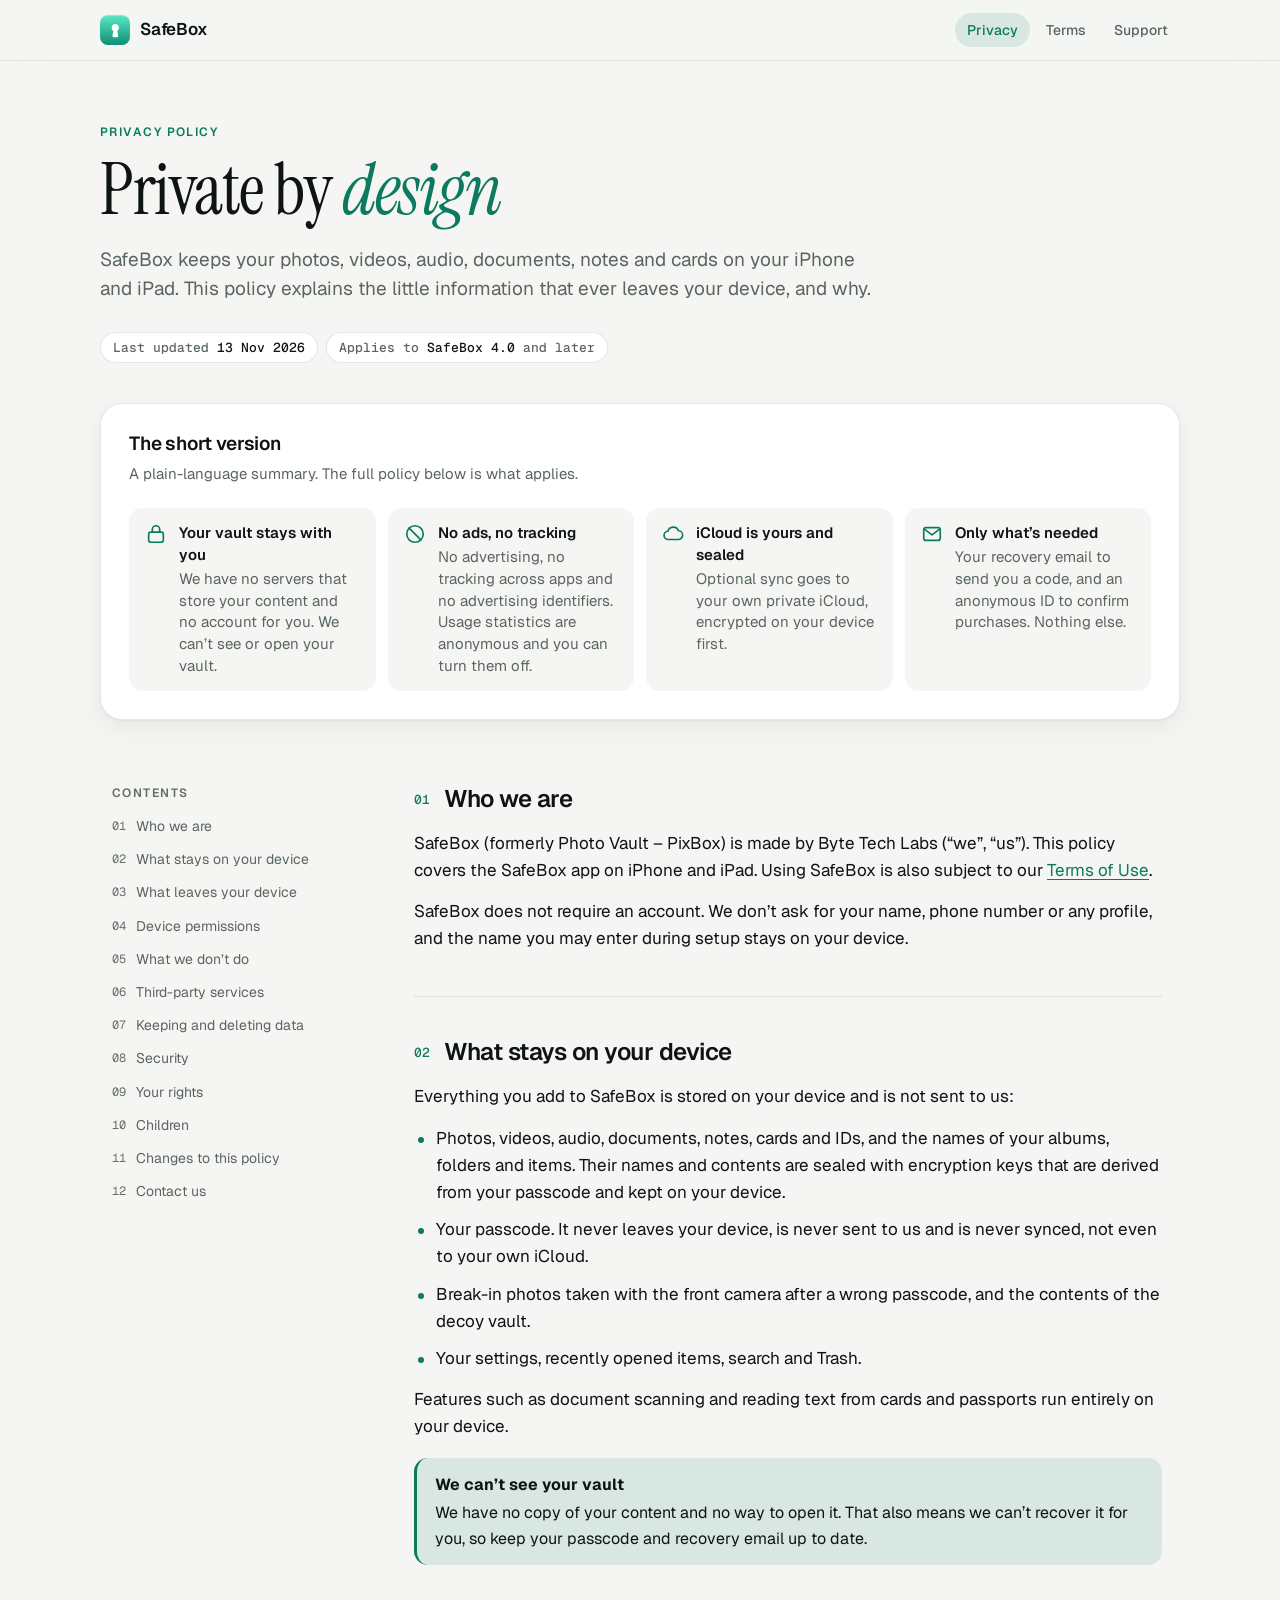
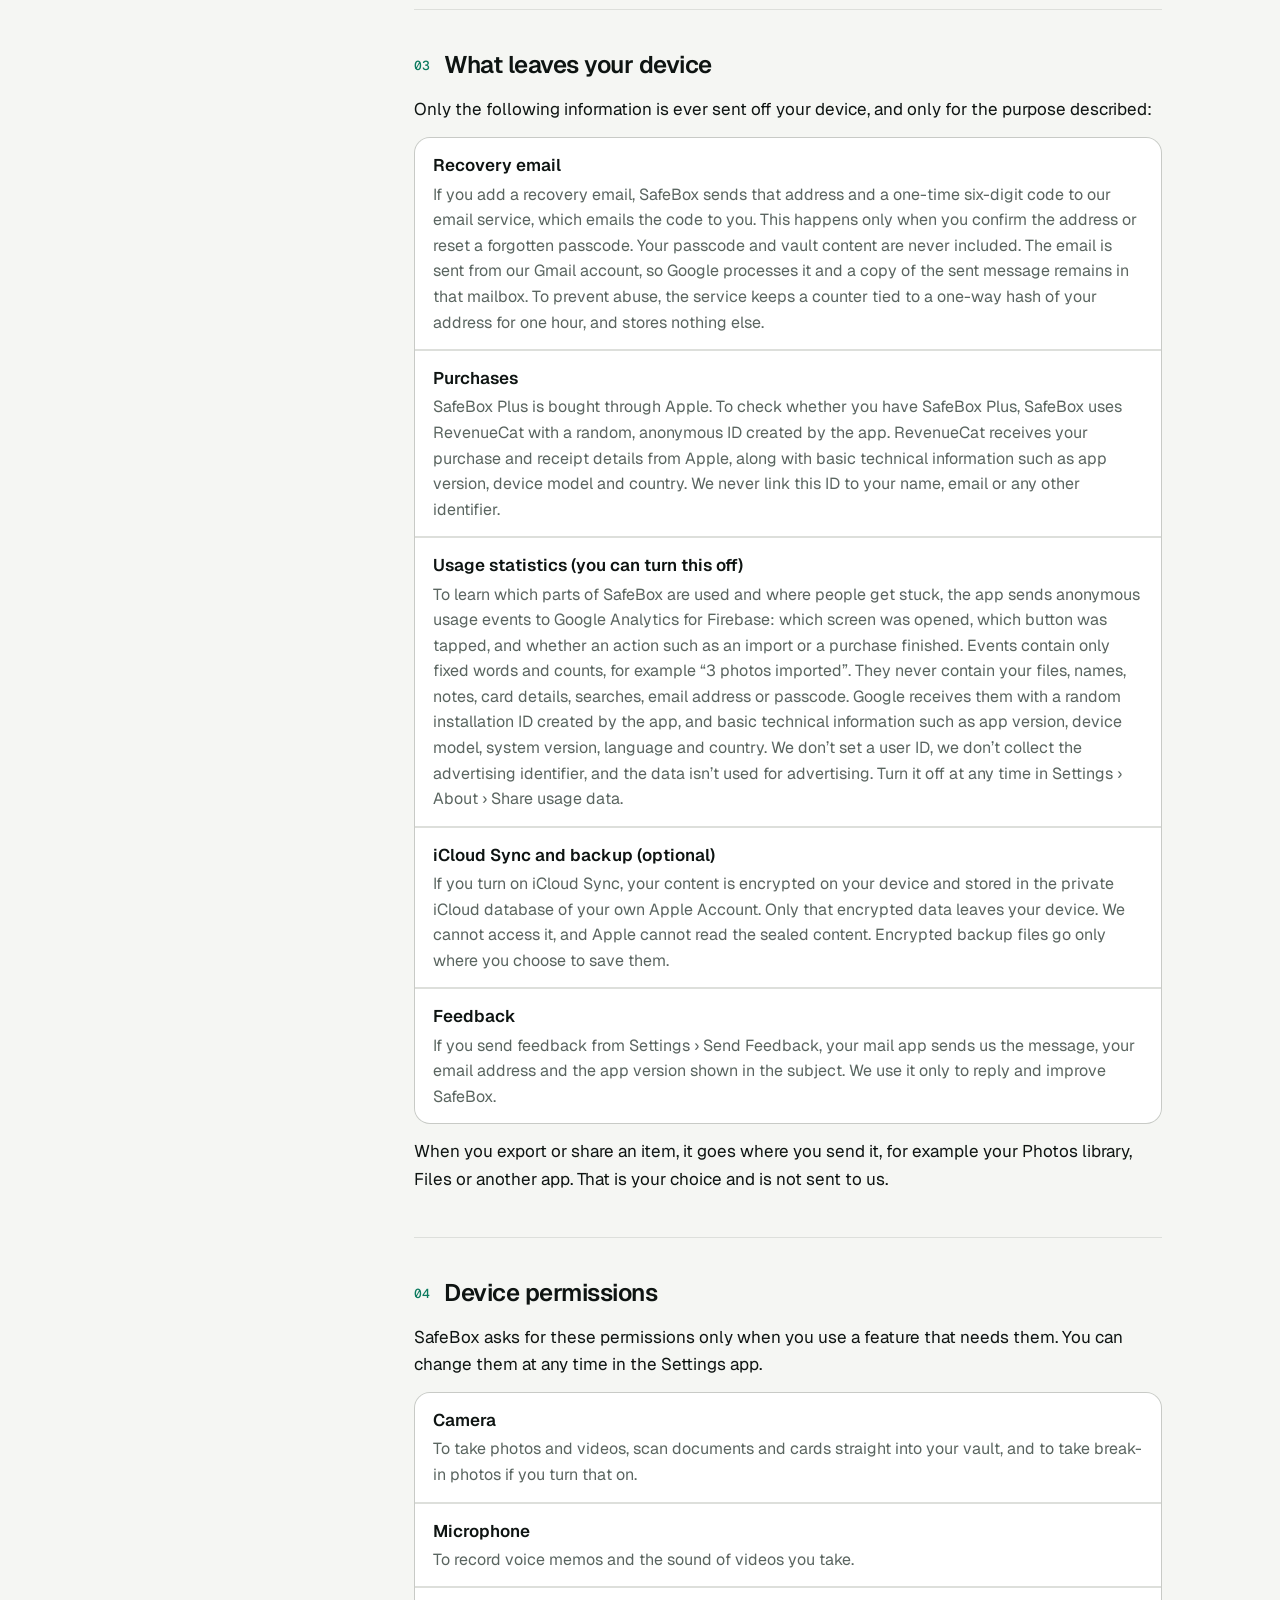
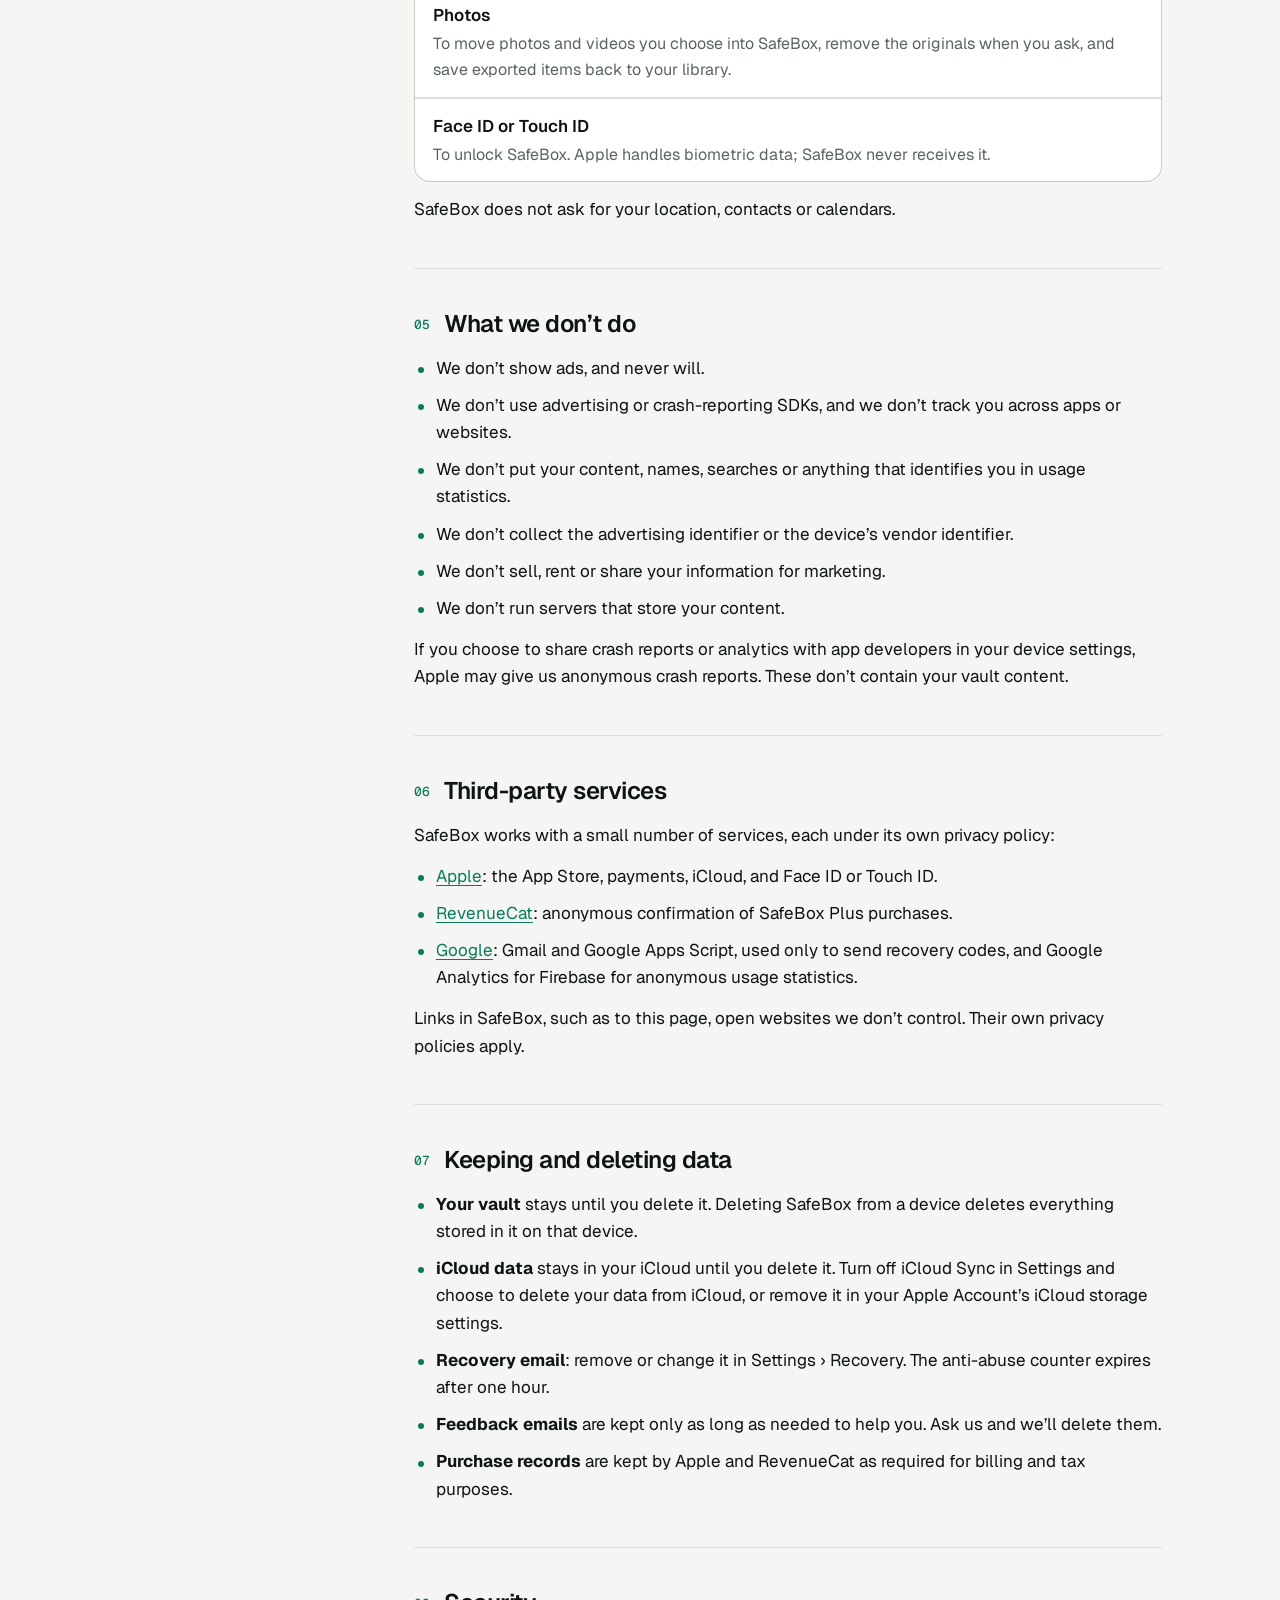
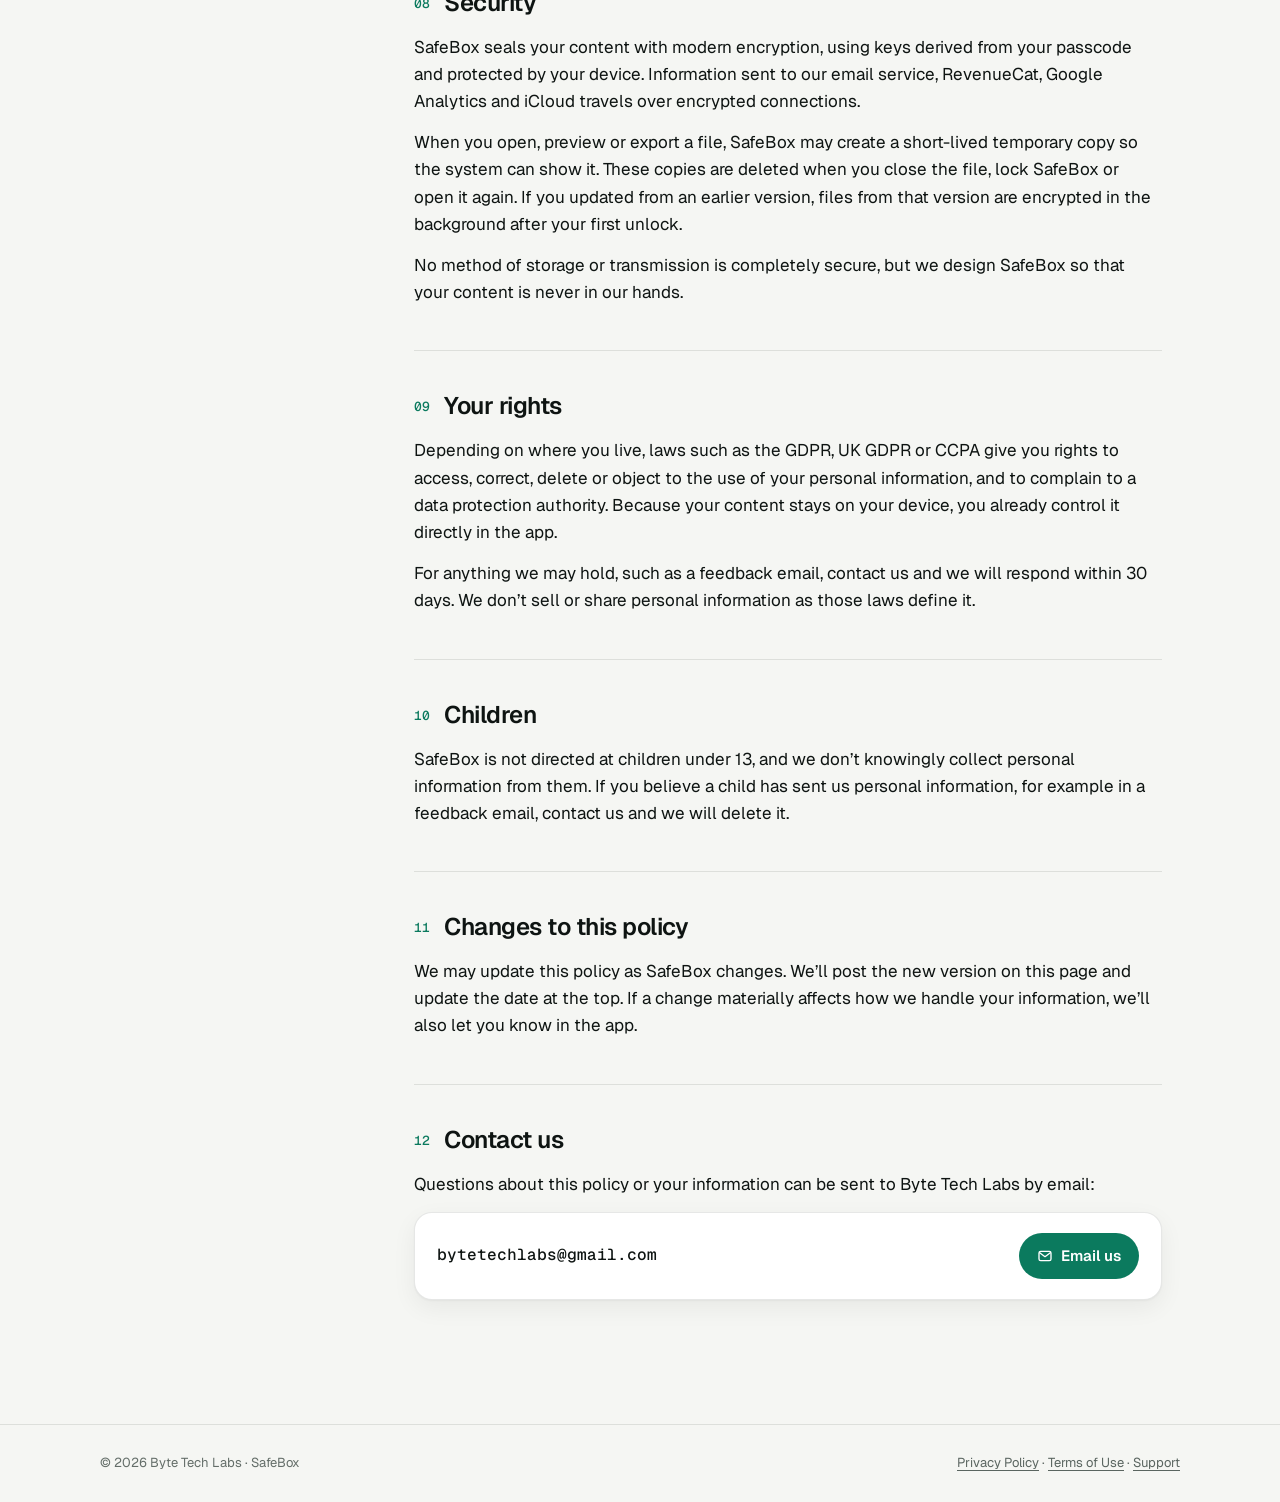
<file: src/legal/privacy/index.html>
<!doctype html>
<html lang="en">
<head>
<meta charset="utf-8">
<meta name="viewport" content="width=device-width, initial-scale=1, viewport-fit=cover">
<title>SafeBox Privacy Policy</title>
<meta name="description" content="How SafeBox, the private vault for photos, videos, documents, notes and cards on iPhone and iPad, handles your information.">
<meta name="color-scheme" content="light dark">
<meta name="theme-color" content="#F5F6F3" media="(prefers-color-scheme: light)">
<meta name="theme-color" content="#0A0E0D" media="(prefers-color-scheme: dark)">
<link rel="preconnect" href="https://fonts.googleapis.com">
<link rel="preconnect" href="https://fonts.gstatic.com" crossorigin>
<link rel="stylesheet" href="https://fonts.googleapis.com/css2?family=Geist:wght@400;500;600&family=Geist+Mono:wght@400;500&family=Instrument+Serif:ital@0;1&display=swap">
<style>
  /* Keylight, SafeBox's design language: quiet green-black neutrals and one luminous accent. */
  :root {
    --canvas: #F5F6F3;
    --surface: #FFFFFF;
    --sunken: #ECEEEA;
    --separator: rgba(14, 20, 18, 0.10);
    --text: #0E1412;
    --text-2: #5A6560;
    --text-3: #646E69;
    --accent: #0B7A5E;
    --accent-soft: rgba(11, 122, 94, 0.12);
    --on-accent: #FFFFFF;
    --warning: #9A5B00;
    --warning-soft: rgba(154, 91, 0, 0.10);
    --tile-top: #5BE8C4;
    --tile-bottom: #0E8F75;
    --keyhole: #FFFFFF;
    --glow: transparent;
    --shadow: 0 1px 2px rgba(14, 20, 18, 0.04), 0 8px 24px rgba(14, 20, 18, 0.06);
    color-scheme: light;
  }
  @media (prefers-color-scheme: dark) {
    :root {
      --canvas: #0A0E0D;
      --surface: #121816;
      --sunken: #070A09;
      --separator: rgba(242, 245, 244, 0.12);
      --text: #F2F5F4;
      --text-2: #9AA5A0;
      --text-3: #7D8782;
      --accent: #3DDBB0;
      --accent-soft: rgba(61, 219, 176, 0.15);
      --on-accent: #0A0E0D;
      --warning: #FFB547;
      --warning-soft: rgba(255, 181, 71, 0.12);
      --tile-top: #0F4A3D;
      --tile-bottom: #06100E;
      --keyhole: #3DDBB0;
      --glow: rgba(61, 219, 176, 0.22);
      --shadow: none;
      color-scheme: dark;
    }
  }

  *, *::before, *::after { box-sizing: border-box; }
  html { scroll-behavior: smooth; scroll-padding-top: 88px; -webkit-text-size-adjust: 100%; }
  body {
    margin: 0;
    background: var(--canvas);
    color: var(--text);
    font: 400 17px/1.6 "Geist", -apple-system, BlinkMacSystemFont, "Segoe UI", system-ui, sans-serif;
    -webkit-font-smoothing: antialiased;
  }
  a { color: var(--accent); text-underline-offset: 3px; text-decoration-thickness: 1px; }
  a:hover { text-decoration-thickness: 2px; }
  :focus-visible { outline: 2px solid var(--accent); outline-offset: 3px; border-radius: 6px; }

  .wrap {
    max-width: 1120px;
    margin: 0 auto;
    padding-left: max(20px, env(safe-area-inset-left, 0px));
    padding-right: max(20px, env(safe-area-inset-right, 0px));
  }

  /* Top bar */
  header.bar {
    position: sticky; top: 0; z-index: 10;
    background: color-mix(in srgb, var(--canvas) 82%, transparent);
    -webkit-backdrop-filter: saturate(160%) blur(18px);
    backdrop-filter: saturate(160%) blur(18px);
    border-bottom: 1px solid var(--separator);
    padding-top: env(safe-area-inset-top, 0px);
  }
  header.bar .wrap { display: flex; align-items: center; justify-content: space-between; gap: 16px; height: 60px; }
  .brand { display: flex; align-items: center; gap: 10px; text-decoration: none; color: var(--text); font-weight: 600; letter-spacing: -0.01em; font-size: 17px; }
  .tile {
    width: 30px; height: 30px; border-radius: 8px; flex: none;
    background: linear-gradient(180deg, var(--tile-top), var(--tile-bottom));
    display: grid; place-items: center;
    box-shadow: 0 0 18px var(--glow), inset 0 1px 0 rgba(255, 255, 255, 0.25);
  }
  .tile svg { width: 62%; height: 62%; }
  .bar nav { display: flex; gap: 4px; }
  .bar nav a {
    font-size: 14px; font-weight: 500; color: var(--text-2); text-decoration: none;
    padding: 6px 12px; border-radius: 999px;
  }
  .bar nav a:hover { background: var(--accent-soft); color: var(--text); }
  .bar nav a[aria-current="page"] { background: var(--accent-soft); color: var(--accent); }

  /* Hero */
  .hero { padding-block: 64px 40px; }
  .overline {
    font: 600 12px/1.2 "Geist", sans-serif; letter-spacing: 0.12em; text-transform: uppercase;
    color: var(--accent); margin: 0 0 14px;
  }
  h1 {
    font: 400 clamp(44px, 8vw, 72px)/1.02 "Instrument Serif", Georgia, serif;
    letter-spacing: -0.02em; margin: 0 0 18px; text-wrap: balance;
  }
  h1 em { font-style: italic; color: var(--accent); }
  .lede { font-size: 19px; line-height: 1.55; color: var(--text-2); max-width: 60ch; margin: 0 0 28px; text-wrap: pretty; }
  .meta { display: flex; flex-wrap: wrap; gap: 8px; }
  .chip {
    font: 500 13px/1 "Geist Mono", ui-monospace, monospace;
    padding: 8px 12px; border-radius: 999px; background: var(--surface); border: 1px solid var(--separator); color: var(--text-2);
  }
  .chip b { color: var(--text); font-weight: 500; }

  /* Plain-language summary */
  .glance {
    background: var(--surface); border: 1px solid var(--separator); border-radius: 22px; box-shadow: var(--shadow);
    padding: 28px; margin-bottom: 56px;
  }
  .glance h2 { font: 600 19px/1.3 "Geist", sans-serif; letter-spacing: -0.01em; margin: 0 0 6px; }
  .glance > p { margin: 0 0 22px; color: var(--text-2); font-size: 15px; }
  .glance ul { list-style: none; padding: 0; margin: 0; display: grid; grid-template-columns: repeat(auto-fit, minmax(240px, 1fr)); gap: 12px; }
  .glance li { display: flex; gap: 12px; align-items: flex-start; background: var(--canvas); border-radius: 14px; padding: 14px 16px; font-size: 15px; line-height: 1.45; }
  .glance li svg { flex: none; width: 22px; height: 22px; margin-top: 1px; color: var(--accent); }
  .glance li strong { display: block; font-weight: 600; margin-bottom: 2px; }
  .glance li span { color: var(--text-2); }

  /* Layout: contents beside the text on wide screens */
  .layout { display: grid; grid-template-columns: 1fr; gap: 40px; padding-bottom: 80px; }
  @media (min-width: 960px) {
    .layout { grid-template-columns: 250px minmax(0, 1fr); gap: 64px; }
    .toc { position: sticky; top: 88px; align-self: start; max-height: calc(100vh - 110px); overflow-y: auto; }
    .toc summary { pointer-events: none; }
    .toc summary::after { display: none; }
  }

  .toc { font-size: 14px; }
  .toc details { background: var(--surface); border: 1px solid var(--separator); border-radius: 16px; padding: 6px; }
  @media (min-width: 960px) { .toc details { background: none; border: 0; padding: 0; } }
  .toc summary {
    list-style: none; cursor: pointer; padding: 10px 12px;
    font: 600 12px/1.2 "Geist", sans-serif; letter-spacing: 0.12em; text-transform: uppercase; color: var(--text-3);
    display: flex; justify-content: space-between; align-items: center;
  }
  .toc summary::-webkit-details-marker { display: none; }
  .toc summary::after { content: "+"; font: 400 18px/1 "Geist Mono", monospace; color: var(--text-2); }
  .toc details[open] summary::after { content: "−"; }
  .toc ol { list-style: none; margin: 0; padding: 0 0 6px; counter-reset: toc; }
  .toc li { counter-increment: toc; }
  .toc a {
    display: flex; gap: 10px; padding: 7px 12px; border-radius: 10px; text-decoration: none; color: var(--text-2); line-height: 1.35;
  }
  .toc a::before { content: counter(toc, decimal-leading-zero); font: 400 12px/1.6 "Geist Mono", monospace; color: var(--text-3); }
  .toc a:hover { background: var(--accent-soft); color: var(--text); }

  /* Agreement text */
  article { max-width: 68ch; counter-reset: sec; }
  section { counter-increment: sec; padding-top: 8px; margin-bottom: 44px; }
  section + section { border-top: 1px solid var(--separator); padding-top: 40px; }
  h2.sec {
    font: 600 24px/1.25 "Geist", sans-serif; letter-spacing: -0.02em; margin: 0 0 16px; text-wrap: balance;
    display: flex; align-items: baseline; gap: 14px;
  }
  h2.sec::before { content: counter(sec, decimal-leading-zero); font: 500 13px/1 "Geist Mono", monospace; color: var(--accent); letter-spacing: 0; transform: translateY(-3px); }
  h3 { font: 600 17px/1.35 "Geist", sans-serif; margin: 26px 0 8px; }
  p { margin: 0 0 14px; text-wrap: pretty; }
  article ul { margin: 0 0 14px; padding-left: 0; list-style: none; }
  article ul li { position: relative; padding-left: 22px; margin-bottom: 10px; }
  article ul li::before { content: ""; position: absolute; left: 4px; top: 0.72em; width: 6px; height: 6px; border-radius: 50%; background: var(--accent); }
  dl { margin: 0 0 14px; display: grid; gap: 2px; background: var(--separator); border: 1px solid var(--separator); border-radius: 16px; overflow: hidden; }
  dl div { background: var(--surface); padding: 14px 18px; }
  dt { font-weight: 600; margin-bottom: 2px; }
  dd { margin: 0; color: var(--text-2); font-size: 16px; }
  .caps { font-size: 15px; line-height: 1.6; color: var(--text-2); }
  .note {
    border-radius: 14px; padding: 14px 18px; margin: 18px 0; font-size: 16px;
    background: var(--accent-soft); border-left: 3px solid var(--accent);
  }
  .note.warn { background: var(--warning-soft); border-left-color: var(--warning); }
  .note strong { display: block; margin-bottom: 2px; }
  .plans { display: grid; grid-template-columns: repeat(auto-fit, minmax(170px, 1fr)); gap: 10px; margin: 6px 0 18px; }
  .plan { background: var(--surface); border: 1px solid var(--separator); border-radius: 14px; padding: 14px 16px; }
  .plan b { display: block; font-weight: 600; }
  .plan span { font-size: 14px; color: var(--text-2); }

  .contact {
    display: flex; flex-wrap: wrap; align-items: center; justify-content: space-between; gap: 16px;
    background: var(--surface); border: 1px solid var(--separator); border-radius: 18px; padding: 20px 22px; box-shadow: var(--shadow);
  }
  .contact .addr { font: 500 16px/1.3 "Geist Mono", monospace; user-select: all; overflow-wrap: anywhere; }
  .button {
    display: inline-flex; align-items: center; gap: 8px; text-decoration: none;
    background: var(--accent); color: var(--on-accent); font-weight: 600; font-size: 15px;
    padding: 11px 18px; border-radius: 999px;
  }
  .button:hover { text-decoration: none; filter: brightness(1.06); }

  footer { border-top: 1px solid var(--separator); padding-block: 28px calc(28px + env(safe-area-inset-bottom, 0px)); color: var(--text-3); font-size: 13px; }
  footer .wrap { display: flex; flex-wrap: wrap; gap: 8px 24px; justify-content: space-between; }
  footer a { color: var(--text-2); }

  @media (max-width: 560px) {
    body { font-size: 16px; }
    .hero { padding-block: 40px 28px; }
    .lede { font-size: 17px; }
    .glance { padding: 20px; border-radius: 18px; margin-bottom: 36px; }
    h2.sec { font-size: 21px; }
    .bar nav a { padding: 6px 10px; }
  }
  @media (max-width: 400px) {
    header.bar .wrap { gap: 8px; }
    .brand { font-size: 0; gap: 0; }
    .bar nav { gap: 2px; }
    .bar nav a { padding: 6px 8px; font-size: 14px; }
  }
  @media (prefers-reduced-motion: reduce) { html { scroll-behavior: auto; } }
  @media print {
    header.bar, .toc { display: none; }
    .layout { display: block; }
    body { background: #fff; color: #000; }
  }
</style>
<link rel="icon" href="/favicon.png">
</head>
<body>

<header class="bar">
  <div class="wrap">
    <a class="brand" href="https://trysafebox.app/" aria-label="SafeBox home">
      <span class="tile" aria-hidden="true">
        <svg viewBox="0 0 24 24"><circle cx="12" cy="8.6" r="4.6" fill="var(--keyhole)"/><path d="M9.6 11.5 8.3 19.4a1.4 1.4 0 0 0 1.4 1.6h4.6a1.4 1.4 0 0 0 1.4-1.6l-1.3-7.9Z" fill="var(--keyhole)"/></svg>
      </span>
      SafeBox
    </a>
    <nav aria-label="Legal">
      <a href="#top" aria-current="page">Privacy</a>
      <a href="https://trysafebox.app/terms/">Terms</a>
      <a href="https://trysafebox.app/support/">Support</a>
    </nav>
  </div>
</header>

<main id="top">
  <div class="wrap">
    <div class="hero">
      <p class="overline">Privacy Policy</p>
      <h1>Private by <em>design</em></h1>
      <p class="lede">SafeBox keeps your photos, videos, audio, documents, notes and cards on your iPhone and iPad. This policy explains the little information that ever leaves your device, and why.</p>
      <div class="meta">
        <span class="chip">Last updated <b>13 Nov 2026</b></span>
        <span class="chip">Applies to <b>SafeBox 4.0</b> and later</span>
      </div>
    </div>

    <aside class="glance" aria-labelledby="glance-title">
      <h2 id="glance-title">The short version</h2>
      <p>A plain-language summary. The full policy below is what applies.</p>
      <ul>
        <li>
          <svg viewBox="0 0 24 24" fill="none" stroke="currentColor" stroke-width="1.8" stroke-linecap="round" stroke-linejoin="round" aria-hidden="true"><rect x="4" y="10" width="16" height="11" rx="2.5"/><path d="M8 10V7a4 4 0 0 1 8 0v3"/></svg>
          <div><strong>Your vault stays with you</strong><span>We have no servers that store your content and no account for you. We can’t see or open your vault.</span></div>
        </li>
        <li>
          <svg viewBox="0 0 24 24" fill="none" stroke="currentColor" stroke-width="1.8" stroke-linecap="round" stroke-linejoin="round" aria-hidden="true"><circle cx="12" cy="12" r="9"/><path d="m5.6 5.6 12.8 12.8"/></svg>
          <div><strong>No ads, no tracking</strong><span>No advertising, no tracking across apps and no advertising identifiers. Usage statistics are anonymous and you can turn them off.</span></div>
        </li>
        <li>
          <svg viewBox="0 0 24 24" fill="none" stroke="currentColor" stroke-width="1.8" stroke-linecap="round" stroke-linejoin="round" aria-hidden="true"><path d="M7 18a4.5 4.5 0 0 1-.5-9A6 6 0 0 1 18 8.5a4 4 0 0 1-.5 9.5Z"/></svg>
          <div><strong>iCloud is yours and sealed</strong><span>Optional sync goes to your own private iCloud, encrypted on your device first.</span></div>
        </li>
        <li>
          <svg viewBox="0 0 24 24" fill="none" stroke="currentColor" stroke-width="1.8" stroke-linecap="round" stroke-linejoin="round" aria-hidden="true"><rect x="3" y="5" width="18" height="14" rx="2.5"/><path d="m4 7 8 6 8-6"/></svg>
          <div><strong>Only what’s needed</strong><span>Your recovery email to send you a code, and an anonymous ID to confirm purchases. Nothing else.</span></div>
        </li>
      </ul>
    </aside>

    <div class="layout">
      <nav class="toc" aria-label="Contents">
        <details open>
          <summary>Contents</summary>
          <ol>
            <li><a href="#who">Who we are</a></li>
            <li><a href="#on-device">What stays on your device</a></li>
            <li><a href="#leaves">What leaves your device</a></li>
            <li><a href="#permissions">Device permissions</a></li>
            <li><a href="#not-collected">What we don’t do</a></li>
            <li><a href="#third-party">Third-party services</a></li>
            <li><a href="#retention">Keeping and deleting data</a></li>
            <li><a href="#security">Security</a></li>
            <li><a href="#rights">Your rights</a></li>
            <li><a href="#children">Children</a></li>
            <li><a href="#changes">Changes to this policy</a></li>
            <li><a href="#contact">Contact us</a></li>
          </ol>
        </details>
      </nav>

      <article>
        <section id="who">
          <h2 class="sec">Who we are</h2>
          <p>SafeBox (formerly Photo Vault – PixBox) is made by Byte Tech Labs (“we”, “us”). This policy covers the SafeBox app on iPhone and iPad. Using SafeBox is also subject to our <a href="https://trysafebox.app/terms/">Terms of Use</a>.</p>
          <p>SafeBox does not require an account. We don’t ask for your name, phone number or any profile, and the name you may enter during setup stays on your device.</p>
        </section>

        <section id="on-device">
          <h2 class="sec">What stays on your device</h2>
          <p>Everything you add to SafeBox is stored on your device and is not sent to us:</p>
          <ul>
            <li>Photos, videos, audio, documents, notes, cards and IDs, and the names of your albums, folders and items. Their names and contents are sealed with encryption keys that are derived from your passcode and kept on your device.</li>
            <li>Your passcode. It never leaves your device, is never sent to us and is never synced, not even to your own iCloud.</li>
            <li>Break-in photos taken with the front camera after a wrong passcode, and the contents of the decoy vault.</li>
            <li>Your settings, recently opened items, search and Trash.</li>
          </ul>
          <p>Features such as document scanning and reading text from cards and passports run entirely on your device.</p>
          <div class="note">
            <strong>We can’t see your vault</strong>
            We have no copy of your content and no way to open it. That also means we can’t recover it for you, so keep your passcode and recovery email up to date.
          </div>
        </section>

        <section id="leaves">
          <h2 class="sec">What leaves your device</h2>
          <p>Only the following information is ever sent off your device, and only for the purpose described:</p>
          <dl>
            <div><dt>Recovery email</dt><dd>If you add a recovery email, SafeBox sends that address and a one-time six-digit code to our email service, which emails the code to you. This happens only when you confirm the address or reset a forgotten passcode. Your passcode and vault content are never included. The email is sent from our Gmail account, so Google processes it and a copy of the sent message remains in that mailbox. To prevent abuse, the service keeps a counter tied to a one-way hash of your address for one hour, and stores nothing else.</dd></div>
            <div><dt>Purchases</dt><dd>SafeBox Plus is bought through Apple. To check whether you have SafeBox Plus, SafeBox uses RevenueCat with a random, anonymous ID created by the app. RevenueCat receives your purchase and receipt details from Apple, along with basic technical information such as app version, device model and country. We never link this ID to your name, email or any other identifier.</dd></div>
            <div><dt>Usage statistics (you can turn this off)</dt><dd>To learn which parts of SafeBox are used and where people get stuck, the app sends anonymous usage events to Google Analytics for Firebase: which screen was opened, which button was tapped, and whether an action such as an import or a purchase finished. Events contain only fixed words and counts, for example “3 photos imported”. They never contain your files, names, notes, card details, searches, email address or passcode. Google receives them with a random installation ID created by the app, and basic technical information such as app version, device model, system version, language and country. We don’t set a user ID, we don’t collect the advertising identifier, and the data isn’t used for advertising. Turn it off at any time in Settings › About › Share usage data.</dd></div>
            <div><dt>iCloud Sync and backup (optional)</dt><dd>If you turn on iCloud Sync, your content is encrypted on your device and stored in the private iCloud database of your own Apple Account. Only that encrypted data leaves your device. We cannot access it, and Apple cannot read the sealed content. Encrypted backup files go only where you choose to save them.</dd></div>
            <div><dt>Feedback</dt><dd>If you send feedback from Settings › Send Feedback, your mail app sends us the message, your email address and the app version shown in the subject. We use it only to reply and improve SafeBox.</dd></div>
          </dl>
          <p>When you export or share an item, it goes where you send it, for example your Photos library, Files or another app. That is your choice and is not sent to us.</p>
        </section>

        <section id="permissions">
          <h2 class="sec">Device permissions</h2>
          <p>SafeBox asks for these permissions only when you use a feature that needs them. You can change them at any time in the Settings app.</p>
          <dl>
            <div><dt>Camera</dt><dd>To take photos and videos, scan documents and cards straight into your vault, and to take break-in photos if you turn that on.</dd></div>
            <div><dt>Microphone</dt><dd>To record voice memos and the sound of videos you take.</dd></div>
            <div><dt>Photos</dt><dd>To move photos and videos you choose into SafeBox, remove the originals when you ask, and save exported items back to your library.</dd></div>
            <div><dt>Face ID or Touch ID</dt><dd>To unlock SafeBox. Apple handles biometric data; SafeBox never receives it.</dd></div>
          </dl>
          <p>SafeBox does not ask for your location, contacts or calendars.</p>
        </section>

        <section id="not-collected">
          <h2 class="sec">What we don’t do</h2>
          <ul>
            <li>We don’t show ads, and never will.</li>
            <li>We don’t use advertising or crash-reporting SDKs, and we don’t track you across apps or websites.</li>
            <li>We don’t put your content, names, searches or anything that identifies you in usage statistics.</li>
            <li>We don’t collect the advertising identifier or the device’s vendor identifier.</li>
            <li>We don’t sell, rent or share your information for marketing.</li>
            <li>We don’t run servers that store your content.</li>
          </ul>
          <p>If you choose to share crash reports or analytics with app developers in your device settings, Apple may give us anonymous crash reports. These don’t contain your vault content.</p>
        </section>

        <section id="third-party">
          <h2 class="sec">Third-party services</h2>
          <p>SafeBox works with a small number of services, each under its own privacy policy:</p>
          <ul>
            <li><a href="https://www.apple.com/legal/privacy/" rel="noopener">Apple</a>: the App Store, payments, iCloud, and Face ID or Touch ID.</li>
            <li><a href="https://www.revenuecat.com/privacy/" rel="noopener">RevenueCat</a>: anonymous confirmation of SafeBox Plus purchases.</li>
            <li><a href="https://policies.google.com/privacy" rel="noopener">Google</a>: Gmail and Google Apps Script, used only to send recovery codes, and Google Analytics for Firebase for anonymous usage statistics.</li>
          </ul>
          <p>Links in SafeBox, such as to this page, open websites we don’t control. Their own privacy policies apply.</p>
        </section>

        <section id="retention">
          <h2 class="sec">Keeping and deleting data</h2>
          <ul>
            <li><strong>Your vault</strong> stays until you delete it. Deleting SafeBox from a device deletes everything stored in it on that device.</li>
            <li><strong>iCloud data</strong> stays in your iCloud until you delete it. Turn off iCloud Sync in Settings and choose to delete your data from iCloud, or remove it in your Apple Account’s iCloud storage settings.</li>
            <li><strong>Recovery email</strong>: remove or change it in Settings › Recovery. The anti-abuse counter expires after one hour.</li>
            <li><strong>Feedback emails</strong> are kept only as long as needed to help you. Ask us and we’ll delete them.</li>
            <li><strong>Purchase records</strong> are kept by Apple and RevenueCat as required for billing and tax purposes.</li>
          </ul>
        </section>

        <section id="security">
          <h2 class="sec">Security</h2>
          <p>SafeBox seals your content with modern encryption, using keys derived from your passcode and protected by your device. Information sent to our email service, RevenueCat, Google Analytics and iCloud travels over encrypted connections.</p>
          <p>When you open, preview or export a file, SafeBox may create a short-lived temporary copy so the system can show it. These copies are deleted when you close the file, lock SafeBox or open it again. If you updated from an earlier version, files from that version are encrypted in the background after your first unlock.</p>
          <p>No method of storage or transmission is completely secure, but we design SafeBox so that your content is never in our hands.</p>
        </section>

        <section id="rights">
          <h2 class="sec">Your rights</h2>
          <p>Depending on where you live, laws such as the GDPR, UK GDPR or CCPA give you rights to access, correct, delete or object to the use of your personal information, and to complain to a data protection authority. Because your content stays on your device, you already control it directly in the app.</p>
          <p>For anything we may hold, such as a feedback email, contact us and we will respond within 30 days. We don’t sell or share personal information as those laws define it.</p>
        </section>

        <section id="children">
          <h2 class="sec">Children</h2>
          <p>SafeBox is not directed at children under 13, and we don’t knowingly collect personal information from them. If you believe a child has sent us personal information, for example in a feedback email, contact us and we will delete it.</p>
        </section>

        <section id="changes">
          <h2 class="sec">Changes to this policy</h2>
          <p>We may update this policy as SafeBox changes. We’ll post the new version on this page and update the date at the top. If a change materially affects how we handle your information, we’ll also let you know in the app.</p>
        </section>

        <section id="contact">
          <h2 class="sec">Contact us</h2>
          <p>Questions about this policy or your information can be sent to Byte Tech Labs by email:</p>
          <div class="contact">
            <span class="addr">bytetechlabs@gmail.com</span>
            <a class="button" href="mailto:bytetechlabs@gmail.com?subject=SafeBox%20Privacy">
              <svg width="16" height="16" viewBox="0 0 24 24" fill="none" stroke="currentColor" stroke-width="2" stroke-linecap="round" stroke-linejoin="round" aria-hidden="true"><rect x="3" y="5" width="18" height="14" rx="2.5"/><path d="m4 7 8 6 8-6"/></svg>
              Email us
            </a>
          </div>
        </section>
      </article>
    </div>
  </div>
</main>

<footer>
  <div class="wrap">
    <span>© 2026 Byte Tech Labs · SafeBox</span>
    <span><a href="#top">Privacy Policy</a> · <a href="https://trysafebox.app/terms/">Terms of Use</a> · <a href="https://trysafebox.app/support/">Support</a></span>
  </div>
</footer>

</body>
</html>
</file>
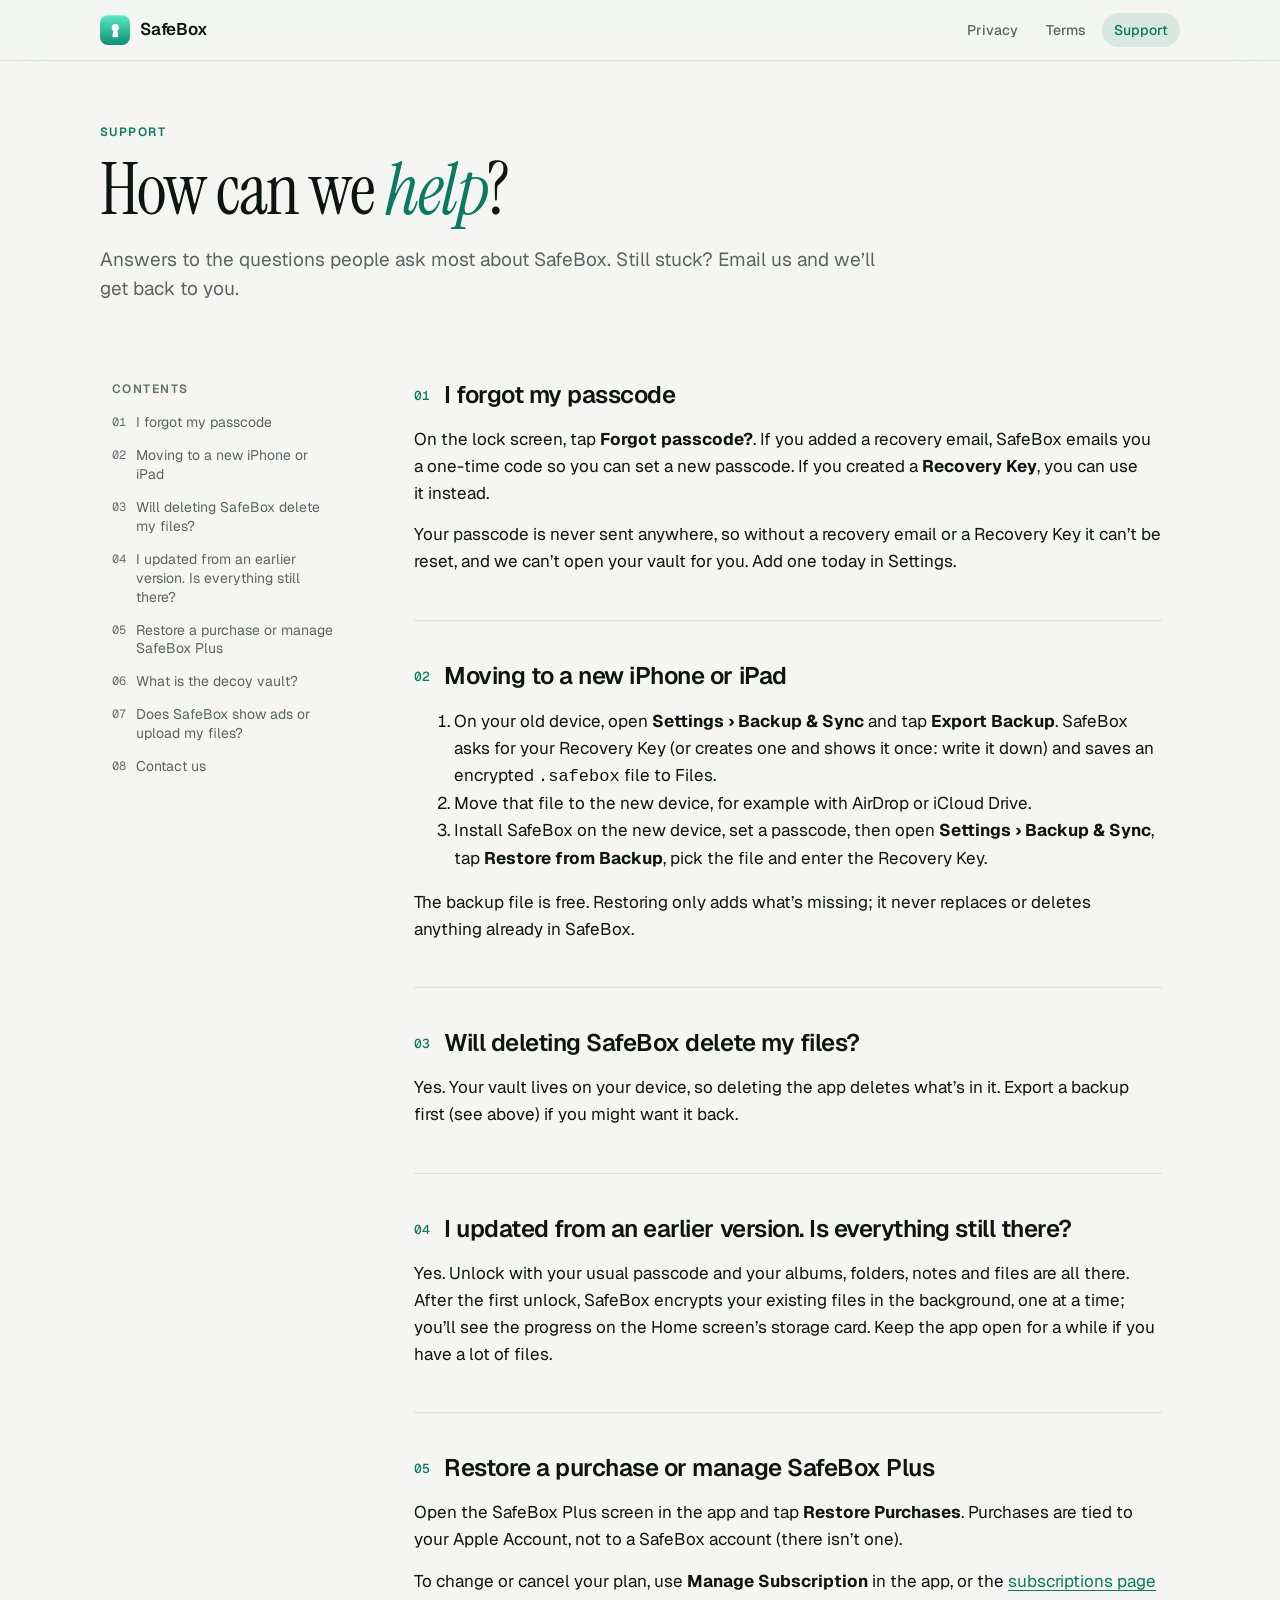
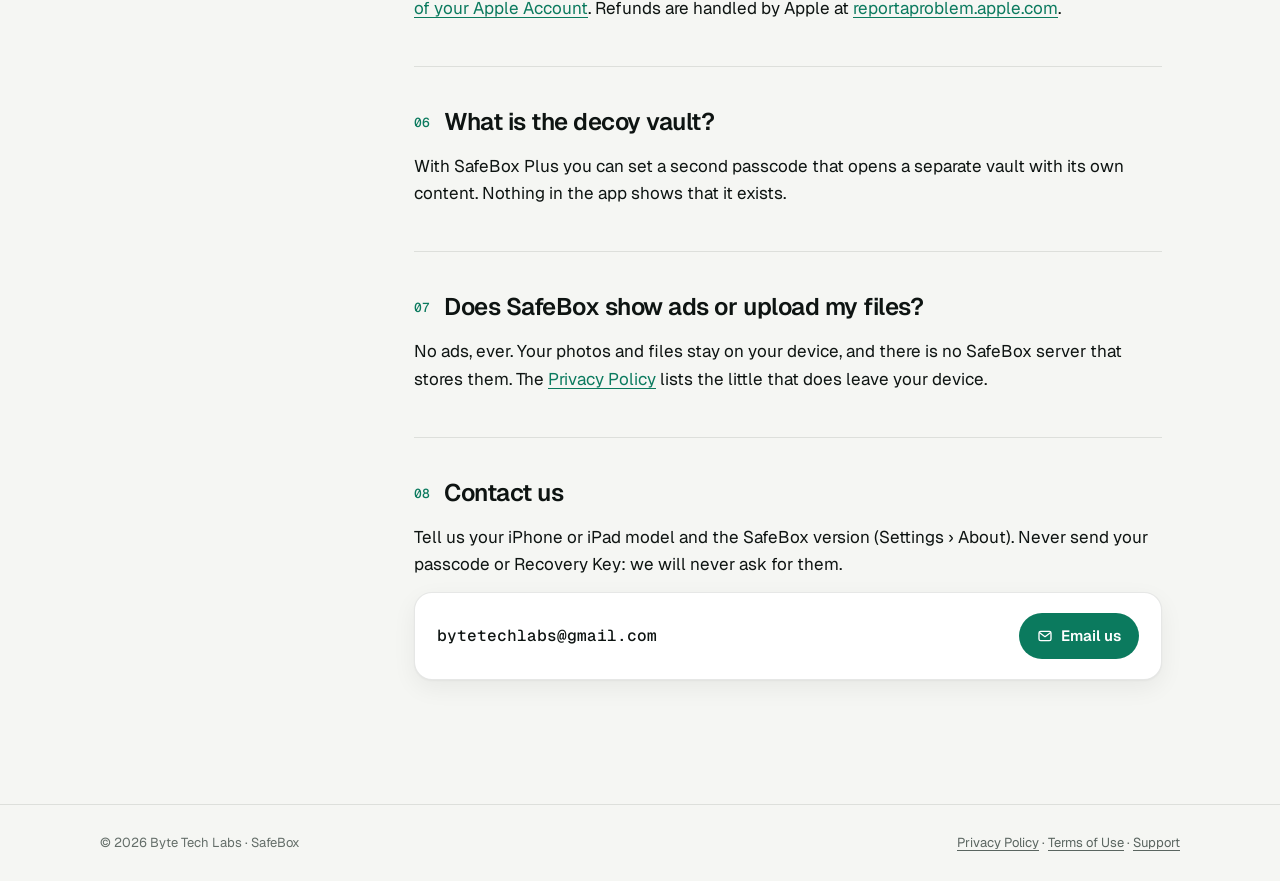
<file: src/legal/support/index.html>
<!doctype html>
<html lang="en">
<head>
<meta charset="utf-8">
<meta name="viewport" content="width=device-width, initial-scale=1, viewport-fit=cover">
<title>SafeBox Support</title>
<meta name="description" content="Help with SafeBox, the private vault for iPhone and iPad: forgotten passcode, moving to a new iPhone, backups, purchases and contact.">
<meta name="color-scheme" content="light dark">
<meta name="theme-color" content="#F5F6F3" media="(prefers-color-scheme: light)">
<meta name="theme-color" content="#0A0E0D" media="(prefers-color-scheme: dark)">
<link rel="preconnect" href="https://fonts.googleapis.com">
<link rel="preconnect" href="https://fonts.gstatic.com" crossorigin>
<link rel="stylesheet" href="https://fonts.googleapis.com/css2?family=Geist:wght@400;500;600&family=Geist+Mono:wght@400;500&family=Instrument+Serif:ital@0;1&display=swap">
<style>
  /* Keylight, SafeBox's design language: quiet green-black neutrals and one luminous accent. */
  :root {
    --canvas: #F5F6F3;
    --surface: #FFFFFF;
    --sunken: #ECEEEA;
    --separator: rgba(14, 20, 18, 0.10);
    --text: #0E1412;
    --text-2: #5A6560;
    --text-3: #646E69;
    --accent: #0B7A5E;
    --accent-soft: rgba(11, 122, 94, 0.12);
    --on-accent: #FFFFFF;
    --warning: #9A5B00;
    --warning-soft: rgba(154, 91, 0, 0.10);
    --tile-top: #5BE8C4;
    --tile-bottom: #0E8F75;
    --keyhole: #FFFFFF;
    --glow: transparent;
    --shadow: 0 1px 2px rgba(14, 20, 18, 0.04), 0 8px 24px rgba(14, 20, 18, 0.06);
    color-scheme: light;
  }
  @media (prefers-color-scheme: dark) {
    :root {
      --canvas: #0A0E0D;
      --surface: #121816;
      --sunken: #070A09;
      --separator: rgba(242, 245, 244, 0.12);
      --text: #F2F5F4;
      --text-2: #9AA5A0;
      --text-3: #7D8782;
      --accent: #3DDBB0;
      --accent-soft: rgba(61, 219, 176, 0.15);
      --on-accent: #0A0E0D;
      --warning: #FFB547;
      --warning-soft: rgba(255, 181, 71, 0.12);
      --tile-top: #0F4A3D;
      --tile-bottom: #06100E;
      --keyhole: #3DDBB0;
      --glow: rgba(61, 219, 176, 0.22);
      --shadow: none;
      color-scheme: dark;
    }
  }

  *, *::before, *::after { box-sizing: border-box; }
  html { scroll-behavior: smooth; scroll-padding-top: 88px; -webkit-text-size-adjust: 100%; }
  body {
    margin: 0;
    background: var(--canvas);
    color: var(--text);
    font: 400 17px/1.6 "Geist", -apple-system, BlinkMacSystemFont, "Segoe UI", system-ui, sans-serif;
    -webkit-font-smoothing: antialiased;
  }
  a { color: var(--accent); text-underline-offset: 3px; text-decoration-thickness: 1px; }
  a:hover { text-decoration-thickness: 2px; }
  :focus-visible { outline: 2px solid var(--accent); outline-offset: 3px; border-radius: 6px; }

  .wrap {
    max-width: 1120px;
    margin: 0 auto;
    padding-left: max(20px, env(safe-area-inset-left, 0px));
    padding-right: max(20px, env(safe-area-inset-right, 0px));
  }

  /* Top bar */
  header.bar {
    position: sticky; top: 0; z-index: 10;
    background: color-mix(in srgb, var(--canvas) 82%, transparent);
    -webkit-backdrop-filter: saturate(160%) blur(18px);
    backdrop-filter: saturate(160%) blur(18px);
    border-bottom: 1px solid var(--separator);
    padding-top: env(safe-area-inset-top, 0px);
  }
  header.bar .wrap { display: flex; align-items: center; justify-content: space-between; gap: 16px; height: 60px; }
  .brand { display: flex; align-items: center; gap: 10px; text-decoration: none; color: var(--text); font-weight: 600; letter-spacing: -0.01em; font-size: 17px; }
  .tile {
    width: 30px; height: 30px; border-radius: 8px; flex: none;
    background: linear-gradient(180deg, var(--tile-top), var(--tile-bottom));
    display: grid; place-items: center;
    box-shadow: 0 0 18px var(--glow), inset 0 1px 0 rgba(255, 255, 255, 0.25);
  }
  .tile svg { width: 62%; height: 62%; }
  .bar nav { display: flex; gap: 4px; }
  .bar nav a {
    font-size: 14px; font-weight: 500; color: var(--text-2); text-decoration: none;
    padding: 6px 12px; border-radius: 999px;
  }
  .bar nav a:hover { background: var(--accent-soft); color: var(--text); }
  .bar nav a[aria-current="page"] { background: var(--accent-soft); color: var(--accent); }

  /* Hero */
  .hero { padding-block: 64px 40px; }
  .overline {
    font: 600 12px/1.2 "Geist", sans-serif; letter-spacing: 0.12em; text-transform: uppercase;
    color: var(--accent); margin: 0 0 14px;
  }
  h1 {
    font: 400 clamp(44px, 8vw, 72px)/1.02 "Instrument Serif", Georgia, serif;
    letter-spacing: -0.02em; margin: 0 0 18px; text-wrap: balance;
  }
  h1 em { font-style: italic; color: var(--accent); }
  .lede { font-size: 19px; line-height: 1.55; color: var(--text-2); max-width: 60ch; margin: 0 0 28px; text-wrap: pretty; }
  .meta { display: flex; flex-wrap: wrap; gap: 8px; }
  .chip {
    font: 500 13px/1 "Geist Mono", ui-monospace, monospace;
    padding: 8px 12px; border-radius: 999px; background: var(--surface); border: 1px solid var(--separator); color: var(--text-2);
  }
  .chip b { color: var(--text); font-weight: 500; }

  /* Plain-language summary */
  .glance {
    background: var(--surface); border: 1px solid var(--separator); border-radius: 22px; box-shadow: var(--shadow);
    padding: 28px; margin-bottom: 56px;
  }
  .glance h2 { font: 600 19px/1.3 "Geist", sans-serif; letter-spacing: -0.01em; margin: 0 0 6px; }
  .glance > p { margin: 0 0 22px; color: var(--text-2); font-size: 15px; }
  .glance ul { list-style: none; padding: 0; margin: 0; display: grid; grid-template-columns: repeat(auto-fit, minmax(240px, 1fr)); gap: 12px; }
  .glance li { display: flex; gap: 12px; align-items: flex-start; background: var(--canvas); border-radius: 14px; padding: 14px 16px; font-size: 15px; line-height: 1.45; }
  .glance li svg { flex: none; width: 22px; height: 22px; margin-top: 1px; color: var(--accent); }
  .glance li strong { display: block; font-weight: 600; margin-bottom: 2px; }
  .glance li span { color: var(--text-2); }

  /* Layout: contents beside the text on wide screens */
  .layout { display: grid; grid-template-columns: 1fr; gap: 40px; padding-bottom: 80px; }
  @media (min-width: 960px) {
    .layout { grid-template-columns: 250px minmax(0, 1fr); gap: 64px; }
    .toc { position: sticky; top: 88px; align-self: start; max-height: calc(100vh - 110px); overflow-y: auto; }
    .toc summary { pointer-events: none; }
    .toc summary::after { display: none; }
  }

  .toc { font-size: 14px; }
  .toc details { background: var(--surface); border: 1px solid var(--separator); border-radius: 16px; padding: 6px; }
  @media (min-width: 960px) { .toc details { background: none; border: 0; padding: 0; } }
  .toc summary {
    list-style: none; cursor: pointer; padding: 10px 12px;
    font: 600 12px/1.2 "Geist", sans-serif; letter-spacing: 0.12em; text-transform: uppercase; color: var(--text-3);
    display: flex; justify-content: space-between; align-items: center;
  }
  .toc summary::-webkit-details-marker { display: none; }
  .toc summary::after { content: "+"; font: 400 18px/1 "Geist Mono", monospace; color: var(--text-2); }
  .toc details[open] summary::after { content: "−"; }
  .toc ol { list-style: none; margin: 0; padding: 0 0 6px; counter-reset: toc; }
  .toc li { counter-increment: toc; }
  .toc a {
    display: flex; gap: 10px; padding: 7px 12px; border-radius: 10px; text-decoration: none; color: var(--text-2); line-height: 1.35;
  }
  .toc a::before { content: counter(toc, decimal-leading-zero); font: 400 12px/1.6 "Geist Mono", monospace; color: var(--text-3); }
  .toc a:hover { background: var(--accent-soft); color: var(--text); }

  /* Agreement text */
  article { max-width: 68ch; counter-reset: sec; }
  section { counter-increment: sec; padding-top: 8px; margin-bottom: 44px; }
  section + section { border-top: 1px solid var(--separator); padding-top: 40px; }
  h2.sec {
    font: 600 24px/1.25 "Geist", sans-serif; letter-spacing: -0.02em; margin: 0 0 16px; text-wrap: balance;
    display: flex; align-items: baseline; gap: 14px;
  }
  h2.sec::before { content: counter(sec, decimal-leading-zero); font: 500 13px/1 "Geist Mono", monospace; color: var(--accent); letter-spacing: 0; transform: translateY(-3px); }
  h3 { font: 600 17px/1.35 "Geist", sans-serif; margin: 26px 0 8px; }
  p { margin: 0 0 14px; text-wrap: pretty; }
  article ul { margin: 0 0 14px; padding-left: 0; list-style: none; }
  article ul li { position: relative; padding-left: 22px; margin-bottom: 10px; }
  article ul li::before { content: ""; position: absolute; left: 4px; top: 0.72em; width: 6px; height: 6px; border-radius: 50%; background: var(--accent); }
  dl { margin: 0 0 14px; display: grid; gap: 2px; background: var(--separator); border: 1px solid var(--separator); border-radius: 16px; overflow: hidden; }
  dl div { background: var(--surface); padding: 14px 18px; }
  dt { font-weight: 600; margin-bottom: 2px; }
  dd { margin: 0; color: var(--text-2); font-size: 16px; }
  .caps { font-size: 15px; line-height: 1.6; color: var(--text-2); }
  .note {
    border-radius: 14px; padding: 14px 18px; margin: 18px 0; font-size: 16px;
    background: var(--accent-soft); border-left: 3px solid var(--accent);
  }
  .note.warn { background: var(--warning-soft); border-left-color: var(--warning); }
  .note strong { display: block; margin-bottom: 2px; }
  .plans { display: grid; grid-template-columns: repeat(auto-fit, minmax(170px, 1fr)); gap: 10px; margin: 6px 0 18px; }
  .plan { background: var(--surface); border: 1px solid var(--separator); border-radius: 14px; padding: 14px 16px; }
  .plan b { display: block; font-weight: 600; }
  .plan span { font-size: 14px; color: var(--text-2); }

  .contact {
    display: flex; flex-wrap: wrap; align-items: center; justify-content: space-between; gap: 16px;
    background: var(--surface); border: 1px solid var(--separator); border-radius: 18px; padding: 20px 22px; box-shadow: var(--shadow);
  }
  .contact .addr { font: 500 16px/1.3 "Geist Mono", monospace; user-select: all; overflow-wrap: anywhere; }
  .button {
    display: inline-flex; align-items: center; gap: 8px; text-decoration: none;
    background: var(--accent); color: var(--on-accent); font-weight: 600; font-size: 15px;
    padding: 11px 18px; border-radius: 999px;
  }
  .button:hover { text-decoration: none; filter: brightness(1.06); }

  footer { border-top: 1px solid var(--separator); padding-block: 28px calc(28px + env(safe-area-inset-bottom, 0px)); color: var(--text-3); font-size: 13px; }
  footer .wrap { display: flex; flex-wrap: wrap; gap: 8px 24px; justify-content: space-between; }
  footer a { color: var(--text-2); }

  @media (max-width: 560px) {
    body { font-size: 16px; }
    .hero { padding-block: 40px 28px; }
    .lede { font-size: 17px; }
    .glance { padding: 20px; border-radius: 18px; margin-bottom: 36px; }
    h2.sec { font-size: 21px; }
    .bar nav a { padding: 6px 10px; }
  }
  @media (max-width: 400px) {
    header.bar .wrap { gap: 8px; }
    .brand { font-size: 0; gap: 0; }
    .bar nav { gap: 2px; }
    .bar nav a { padding: 6px 8px; font-size: 14px; }
  }
  @media (prefers-reduced-motion: reduce) { html { scroll-behavior: auto; } }
  @media print {
    header.bar, .toc { display: none; }
    .layout { display: block; }
    body { background: #fff; color: #000; }
  }
</style>
<link rel="canonical" href="https://trysafebox.app/support/">
<link rel="icon" href="/favicon.png">
</head>
<body>

<header class="bar">
  <div class="wrap">
    <a class="brand" href="https://trysafebox.app/" aria-label="SafeBox home">
      <span class="tile" aria-hidden="true">
        <svg viewBox="0 0 24 24"><circle cx="12" cy="8.6" r="4.6" fill="var(--keyhole)"/><path d="M9.6 11.5 8.3 19.4a1.4 1.4 0 0 0 1.4 1.6h4.6a1.4 1.4 0 0 0 1.4-1.6l-1.3-7.9Z" fill="var(--keyhole)"/></svg>
      </span>
      SafeBox
    </a>
    <nav aria-label="Legal">
      <a href="https://trysafebox.app/privacy/">Privacy</a>
      <a href="https://trysafebox.app/terms/">Terms</a>
      <a href="#top" aria-current="page">Support</a>
    </nav>
  </div>
</header>

<main id="top">
  <div class="wrap">
    <div class="hero">
      <p class="overline">Support</p>
      <h1>How can we <em>help</em>?</h1>
      <p class="lede">Answers to the questions people ask most about SafeBox. Still stuck? Email us and we’ll get back to you.</p>
    </div>

    <div class="layout">
      <nav class="toc" aria-label="Contents">
        <details open>
          <summary>Contents</summary>
          <ol>
            <li><a href="#passcode">I forgot my passcode</a></li>
            <li><a href="#new-iphone">Moving to a new iPhone or iPad</a></li>
            <li><a href="#delete-app">Will deleting SafeBox delete my files?</a></li>
            <li><a href="#update">I updated from an earlier version. Is everything still there?</a></li>
            <li><a href="#purchases">Restore a purchase or manage SafeBox Plus</a></li>
            <li><a href="#decoy">What is the decoy vault?</a></li>
            <li><a href="#ads">Does SafeBox show ads or upload my files?</a></li>
            <li><a href="#contact">Contact us</a></li>
          </ol>
        </details>
      </nav>

      <article>

        <section id="passcode">
          <h2 class="sec">I forgot my passcode</h2>
          <p>On the lock screen, tap <b>Forgot passcode?</b>. If you added a recovery email, SafeBox emails you a one-time code so you can set a new passcode. If you created a <b>Recovery Key</b>, you can use it instead.</p><p>Your passcode is never sent anywhere, so without a recovery email or a Recovery Key it can’t be reset, and we can’t open your vault for you. Add one today in Settings.</p>
        </section>

        <section id="new-iphone">
          <h2 class="sec">Moving to a new iPhone or iPad</h2>
          <ol><li>On your old device, open <b>Settings › Backup &amp; Sync</b> and tap <b>Export Backup</b>. SafeBox asks for your Recovery Key (or creates one and shows it once: write it down) and saves an encrypted <code>.safebox</code> file to Files.</li><li>Move that file to the new device, for example with AirDrop or iCloud Drive.</li><li>Install SafeBox on the new device, set a passcode, then open <b>Settings › Backup &amp; Sync</b>, tap <b>Restore from Backup</b>, pick the file and enter the Recovery Key.</li></ol><p>The backup file is free. Restoring only adds what’s missing; it never replaces or deletes anything already in SafeBox.</p>
        </section>

        <section id="delete-app">
          <h2 class="sec">Will deleting SafeBox delete my files?</h2>
          <p>Yes. Your vault lives on your device, so deleting the app deletes what’s in it. Export a backup first (see above) if you might want it back.</p>
        </section>

        <section id="update">
          <h2 class="sec">I updated from an earlier version. Is everything still there?</h2>
          <p>Yes. Unlock with your usual passcode and your albums, folders, notes and files are all there. After the first unlock, SafeBox encrypts your existing files in the background, one at a time; you’ll see the progress on the Home screen’s storage card. Keep the app open for a while if you have a lot of files.</p>
        </section>

        <section id="purchases">
          <h2 class="sec">Restore a purchase or manage SafeBox Plus</h2>
          <p>Open the SafeBox Plus screen in the app and tap <b>Restore Purchases</b>. Purchases are tied to your Apple Account, not to a SafeBox account (there isn’t one).</p><p>To change or cancel your plan, use <b>Manage Subscription</b> in the app, or the <a href="https://apps.apple.com/account/subscriptions">subscriptions page of your Apple Account</a>. Refunds are handled by Apple at <a href="https://reportaproblem.apple.com">reportaproblem.apple.com</a>.</p>
        </section>

        <section id="decoy">
          <h2 class="sec">What is the decoy vault?</h2>
          <p>With SafeBox Plus you can set a second passcode that opens a separate vault with its own content. Nothing in the app shows that it exists.</p>
        </section>

        <section id="ads">
          <h2 class="sec">Does SafeBox show ads or upload my files?</h2>
          <p>No ads, ever. Your photos and files stay on your device, and there is no SafeBox server that stores them. The <a href="https://trysafebox.app/privacy/">Privacy Policy</a> lists the little that does leave your device.</p>
        </section>

        <section id="contact">
          <h2 class="sec">Contact us</h2>
          <p>Tell us your iPhone or iPad model and the SafeBox version (Settings › About). Never send your passcode or Recovery Key: we will never ask for them.</p>
          <div class="contact">
            <span class="addr">bytetechlabs@gmail.com</span>
            <a class="button" href="mailto:bytetechlabs@gmail.com?subject=SafeBox%20Support">
              <svg width="16" height="16" viewBox="0 0 24 24" fill="none" stroke="currentColor" stroke-width="2" stroke-linecap="round" stroke-linejoin="round" aria-hidden="true"><rect x="3" y="5" width="18" height="14" rx="2.5"/><path d="m4 7 8 6 8-6"/></svg>
              Email us
            </a>
          </div>
        
        </section>
      </article>
    </div>
  </div>
</main>

<footer>
  <div class="wrap">
    <span>© 2026 Byte Tech Labs · SafeBox</span>
    <span><a href="https://trysafebox.app/privacy/">Privacy Policy</a> · <a href="https://trysafebox.app/terms/">Terms of Use</a> · <a href="#top">Support</a></span>
  </div>
</footer>

</body>
</html>
</file>
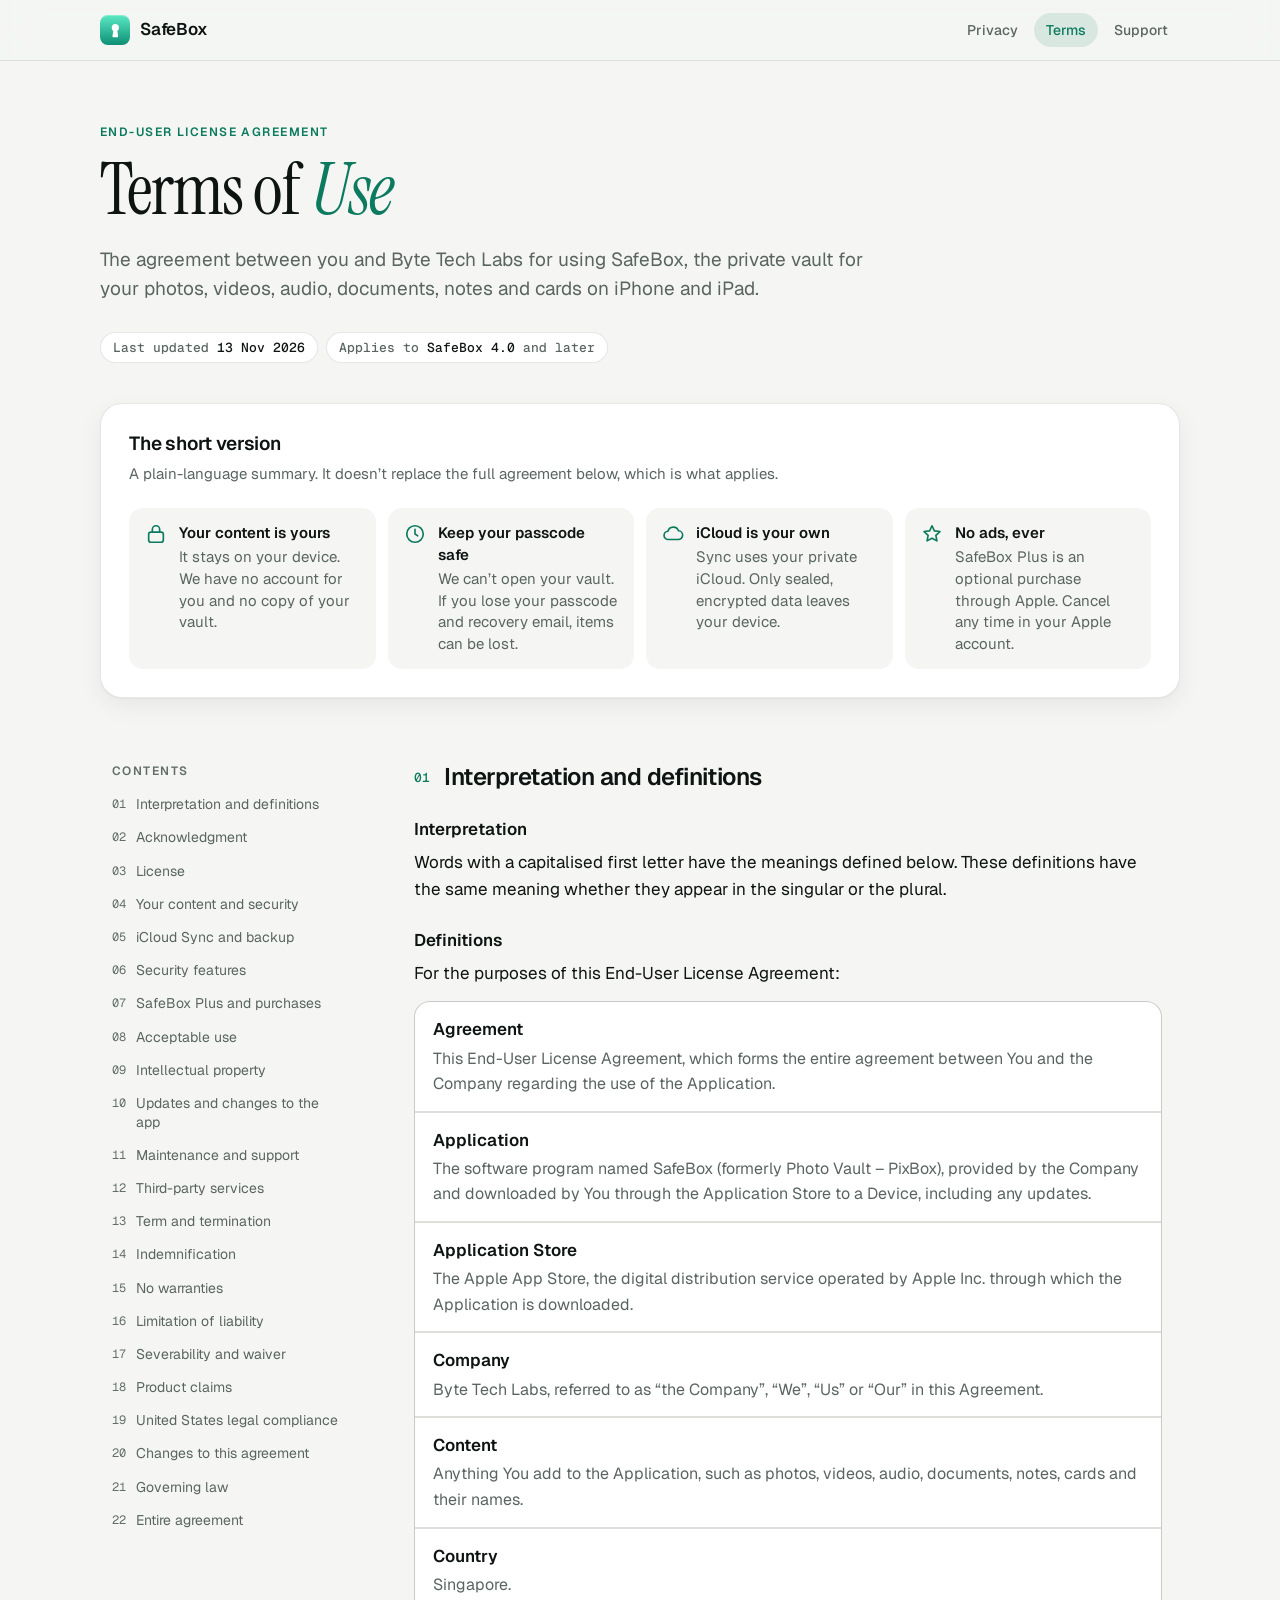
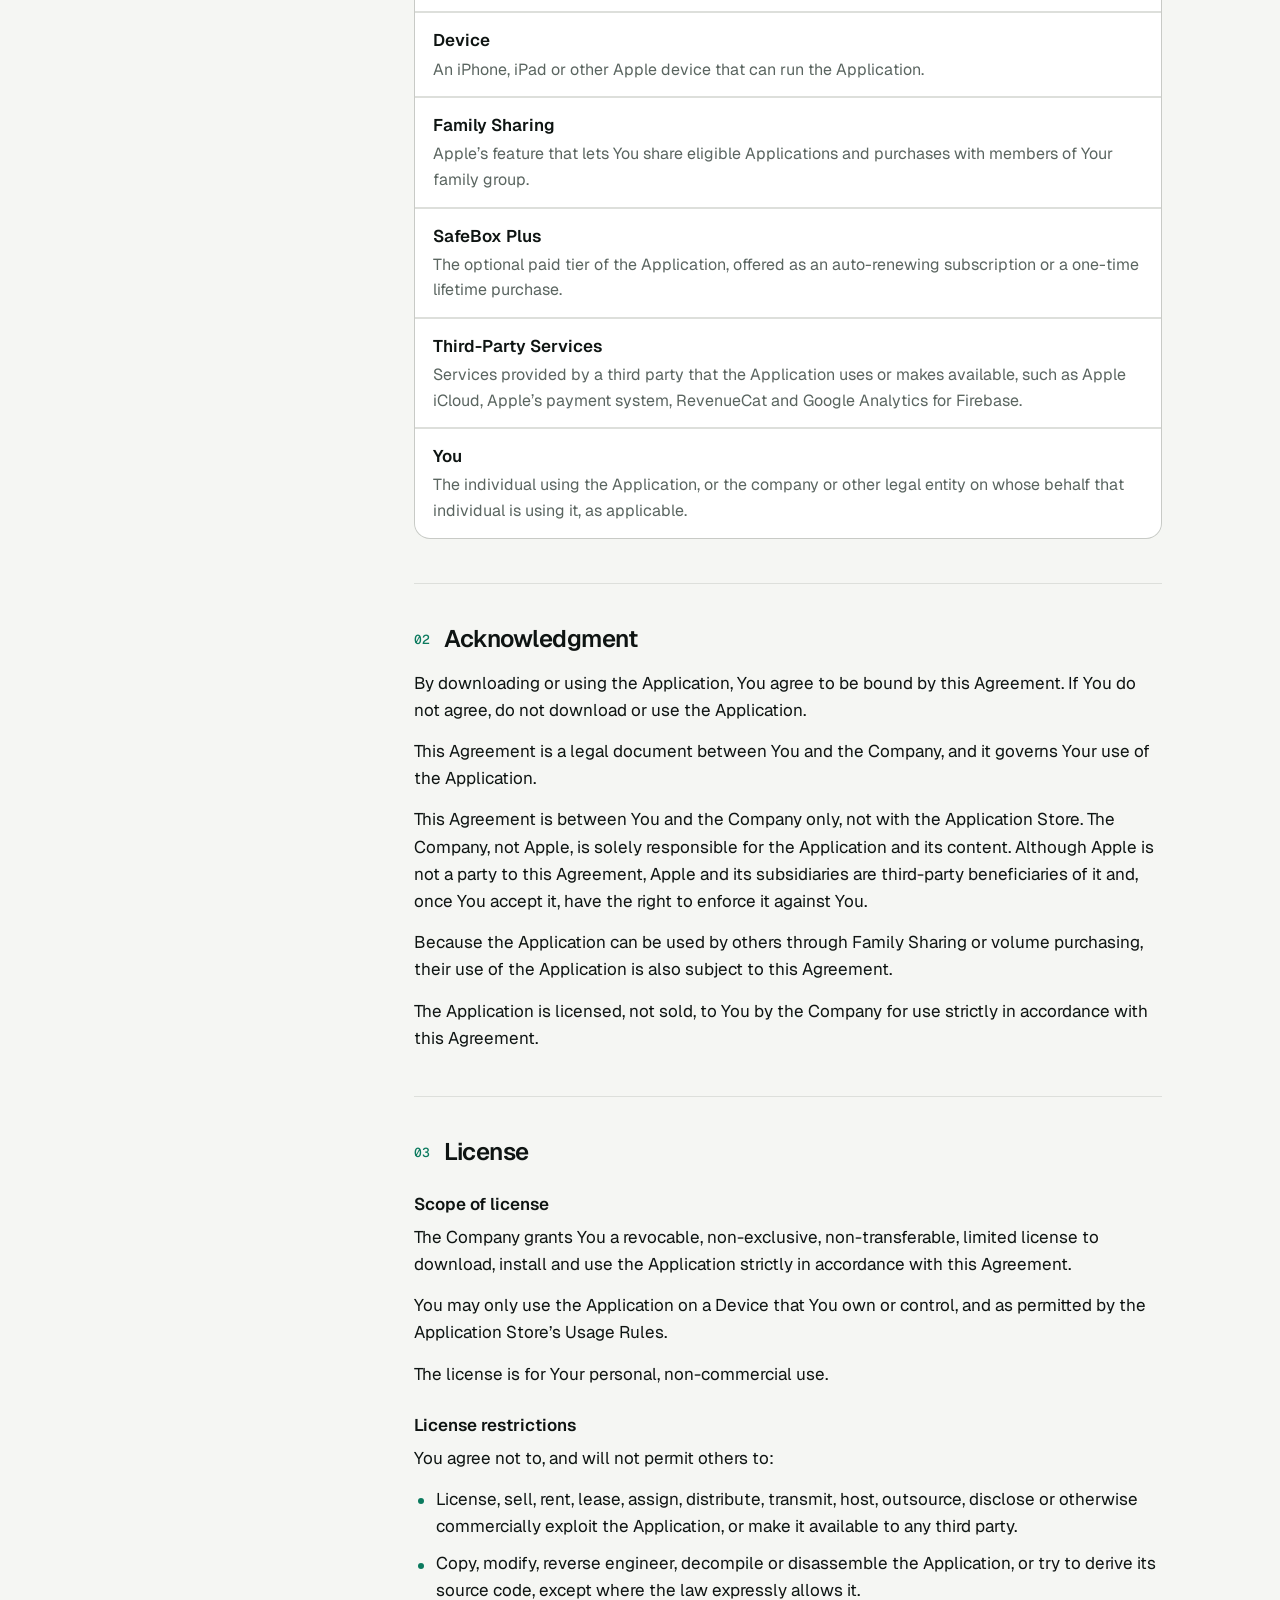
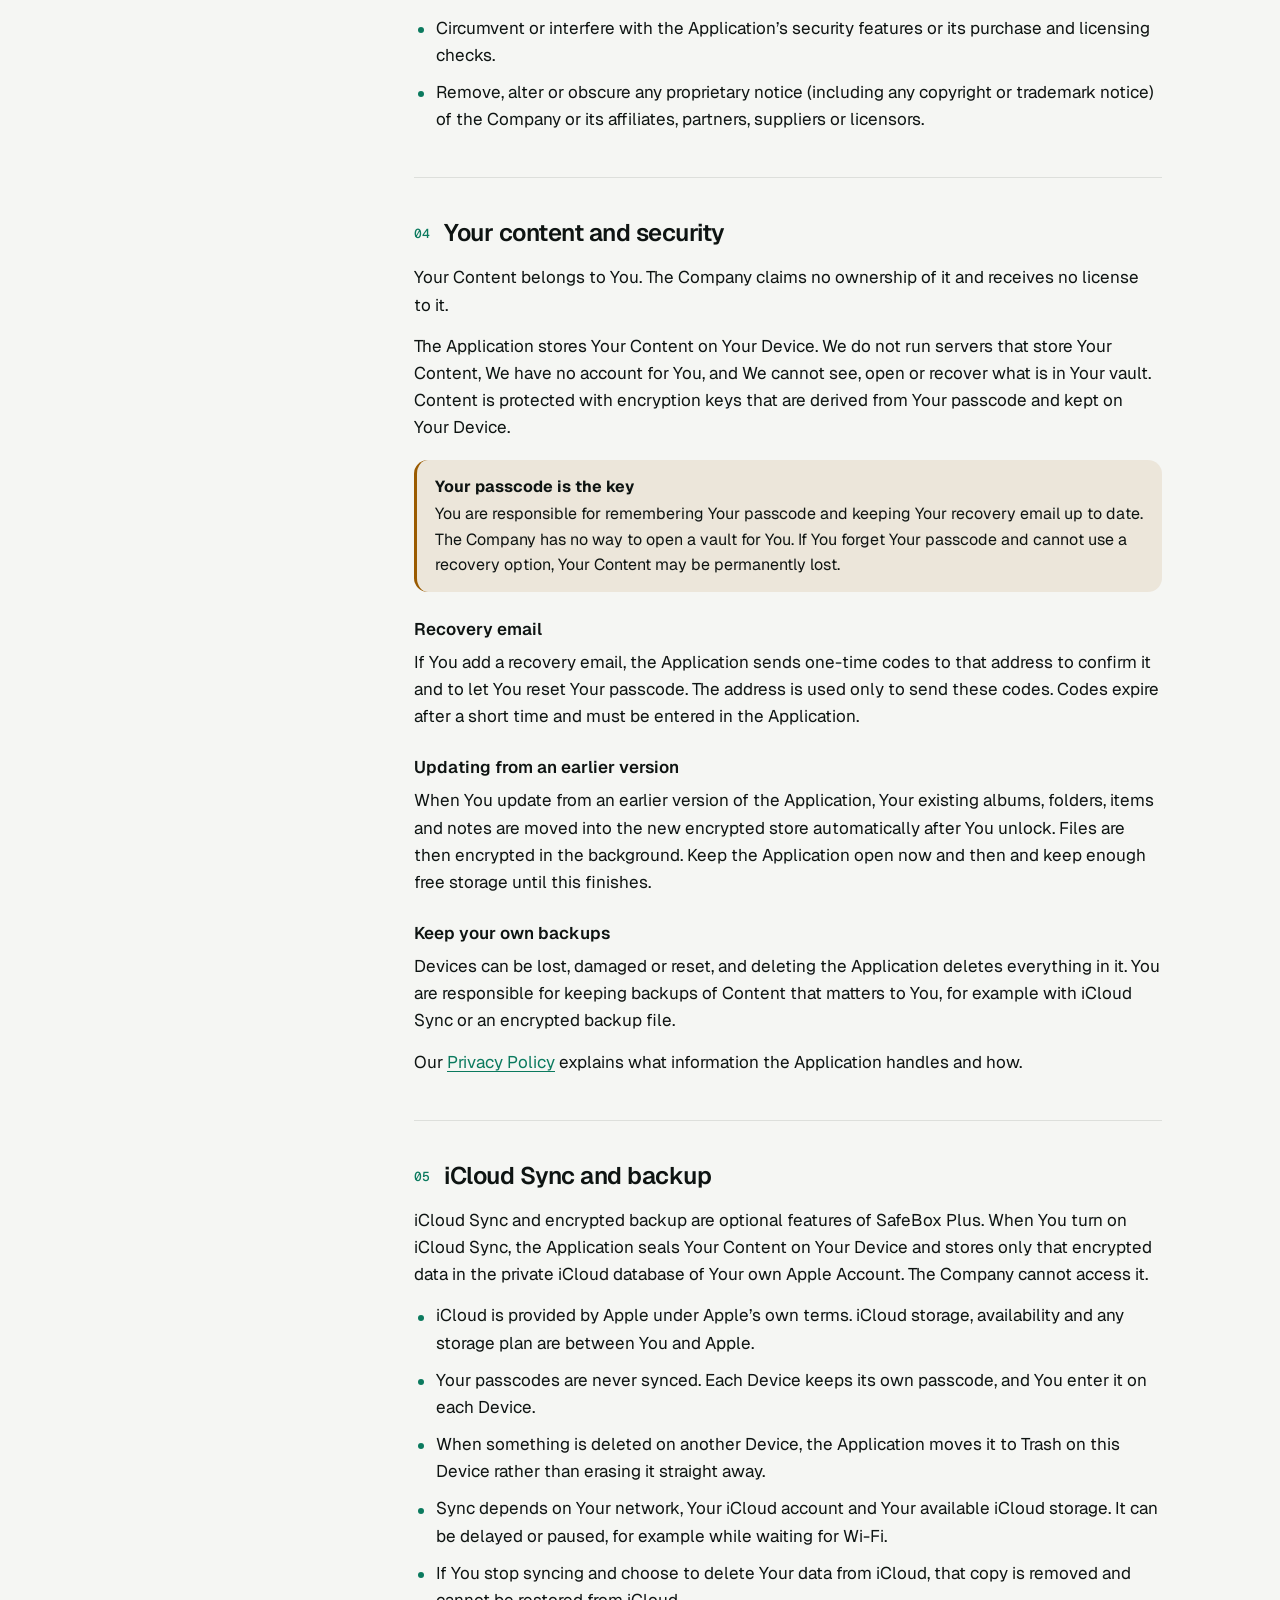
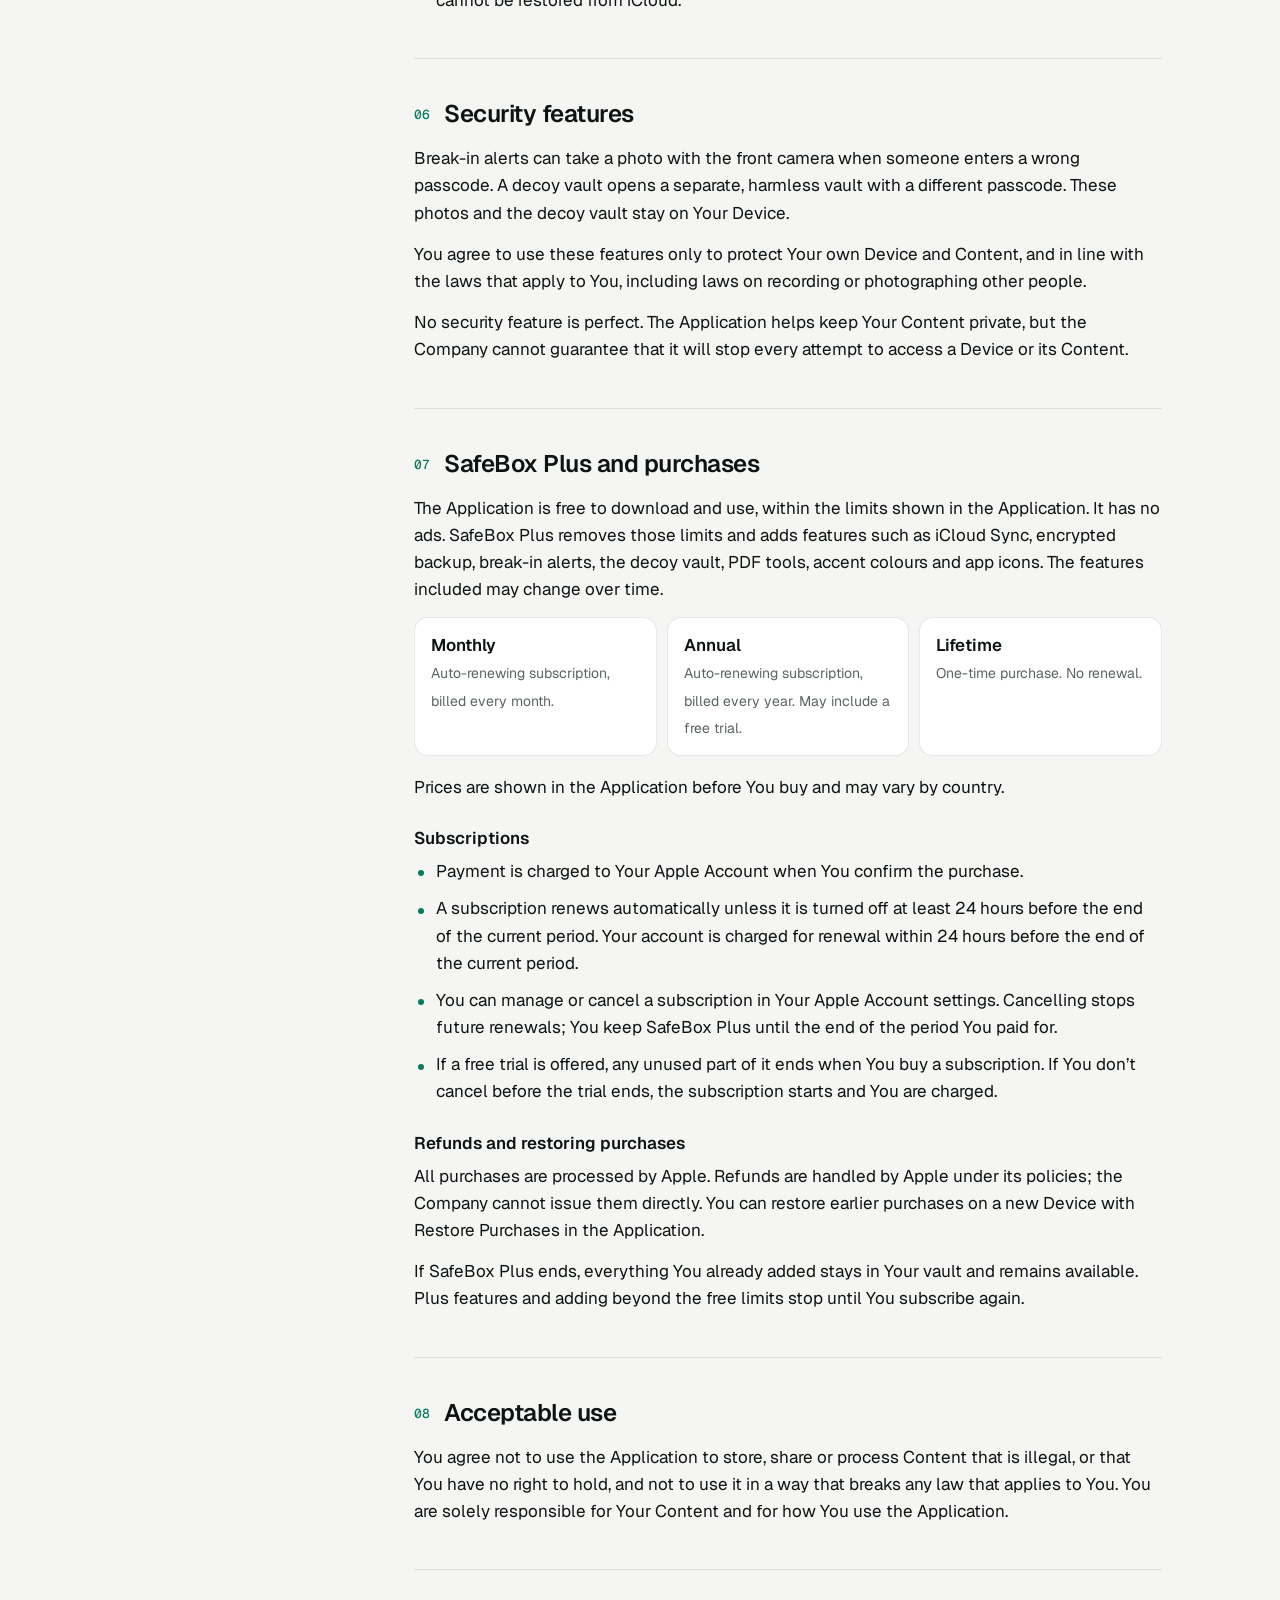
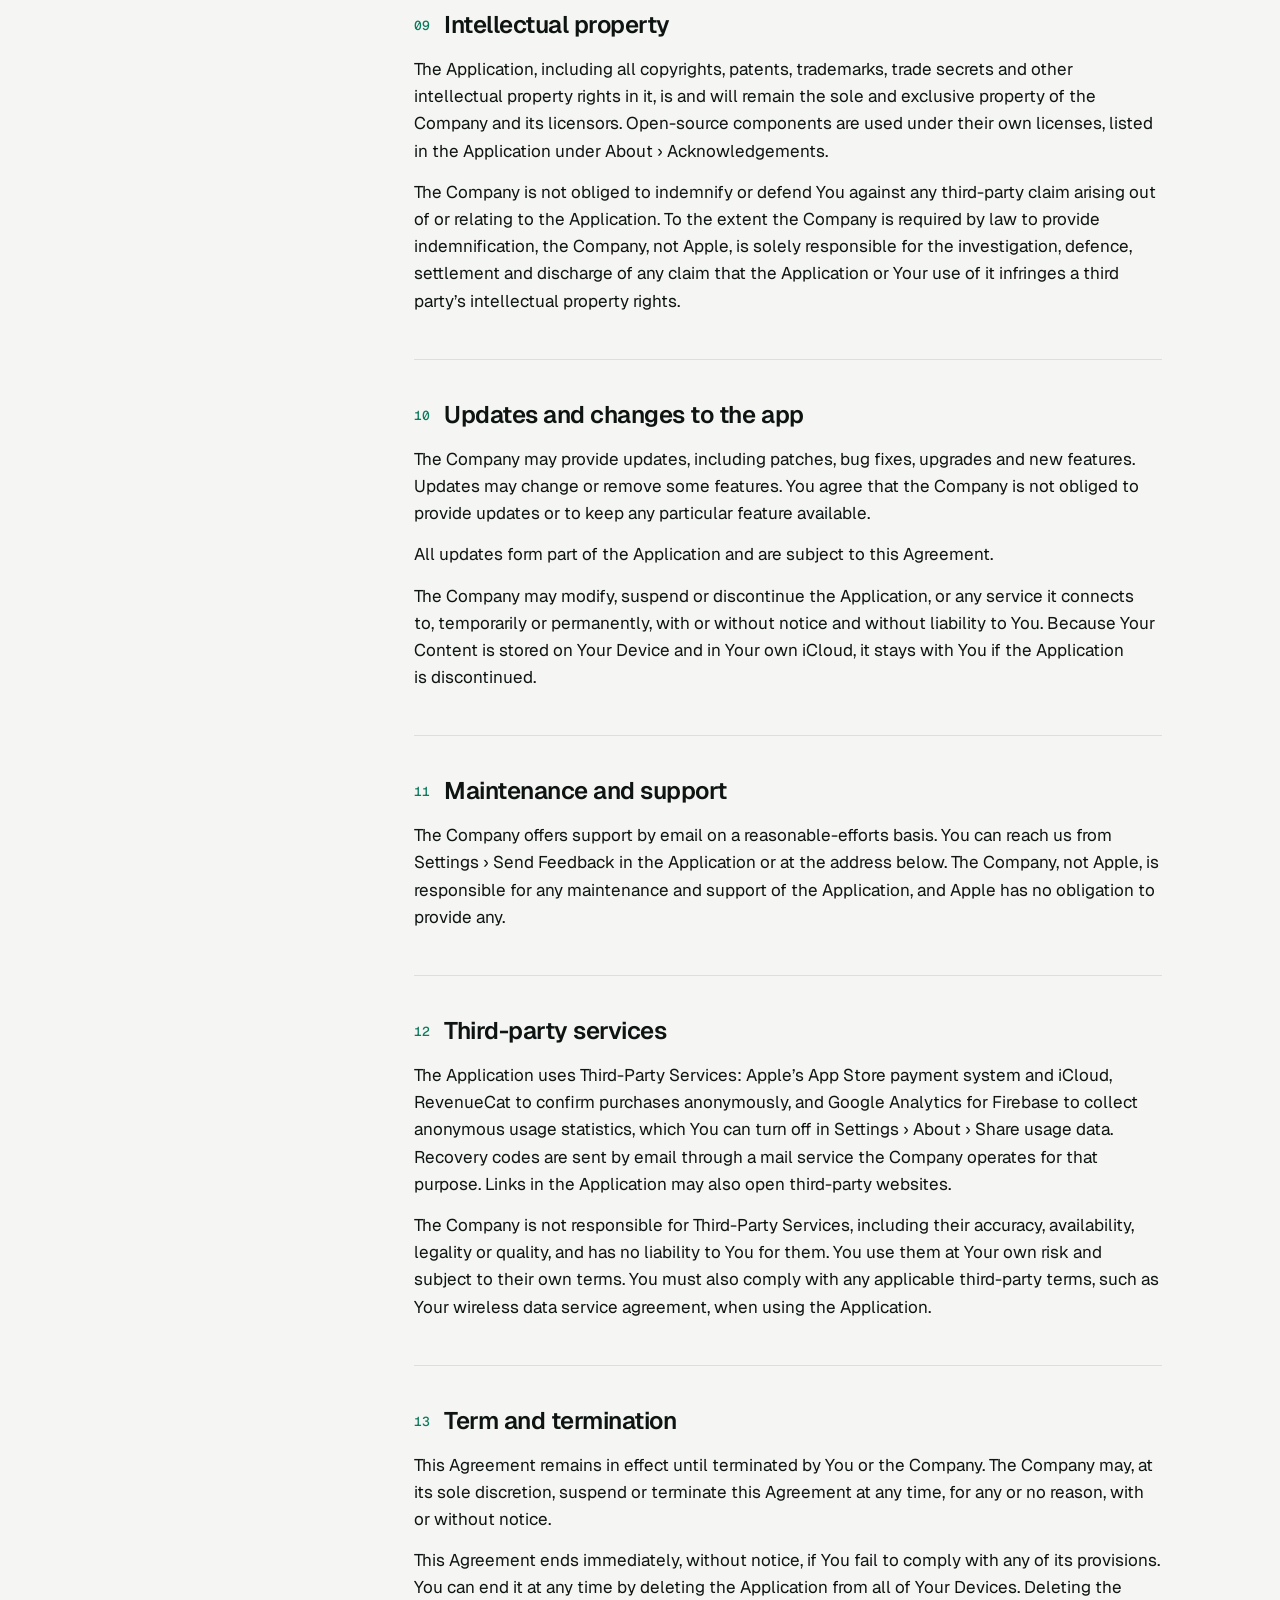
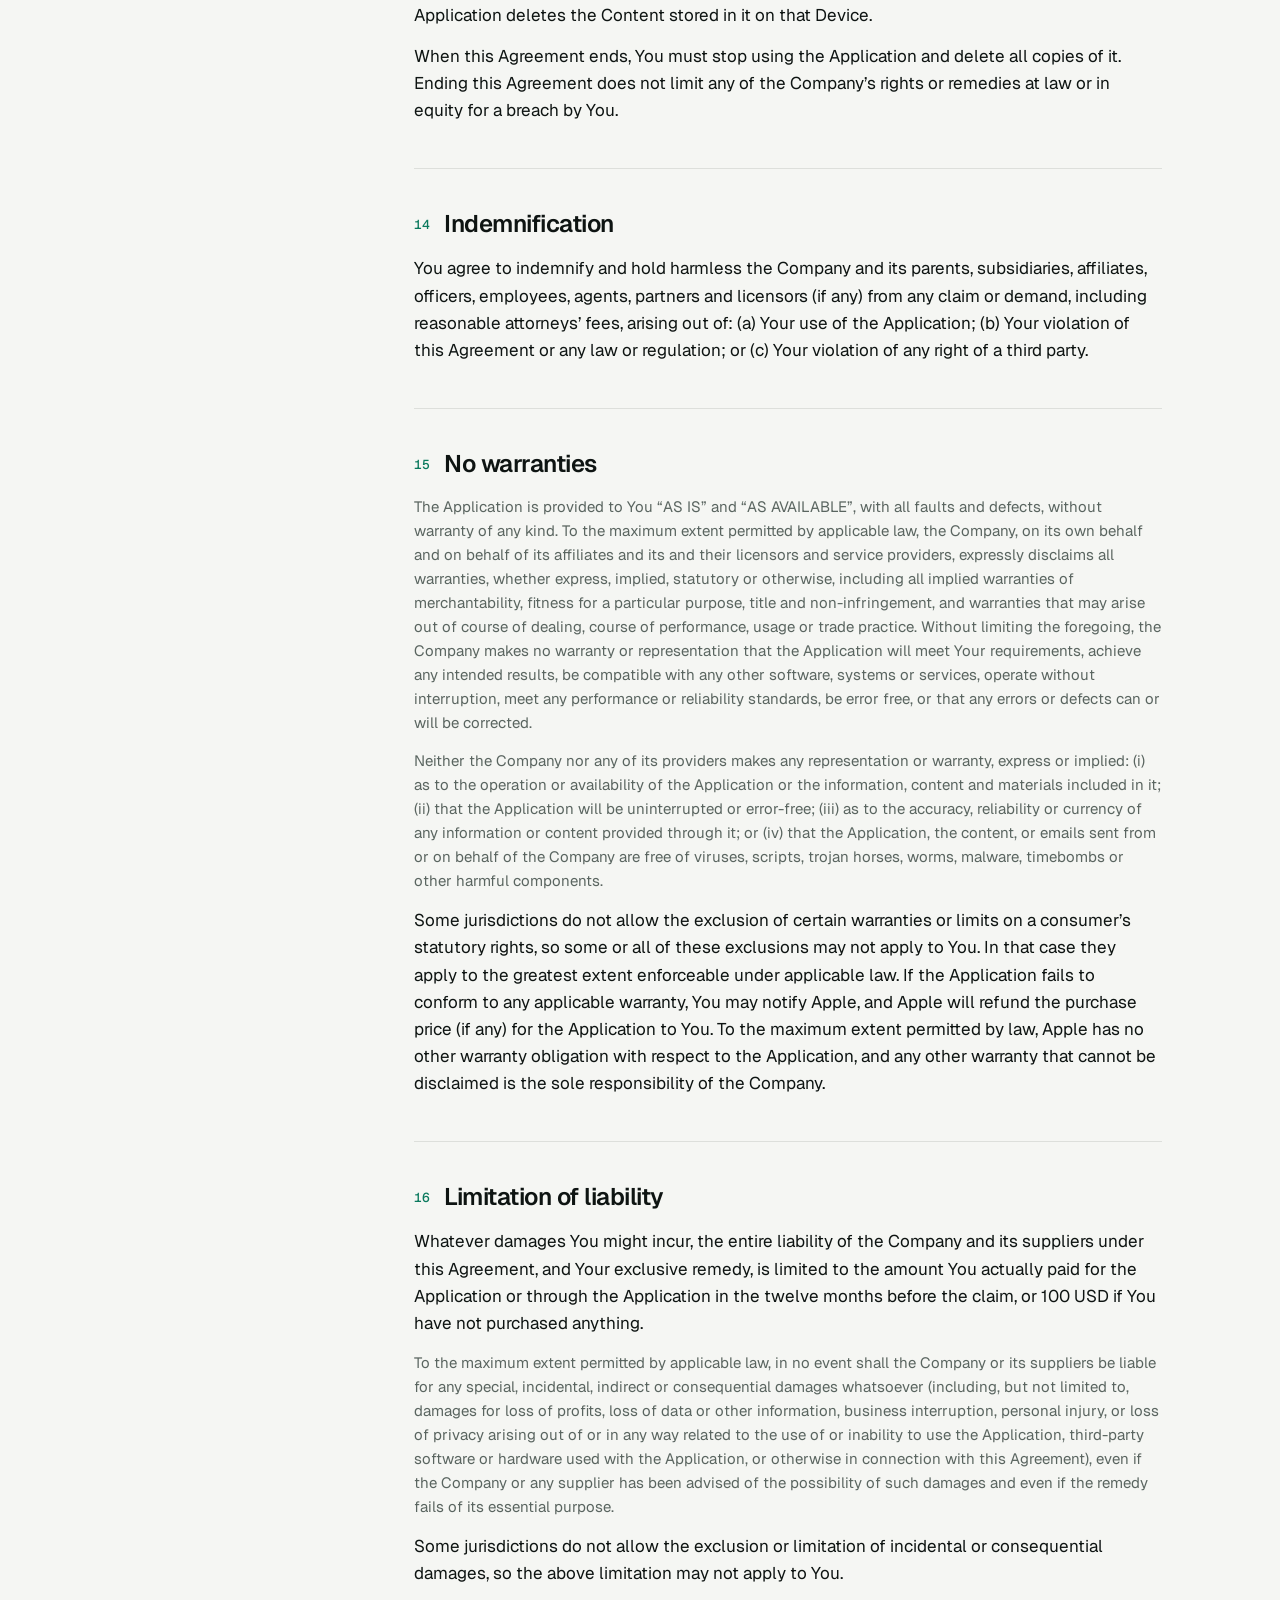
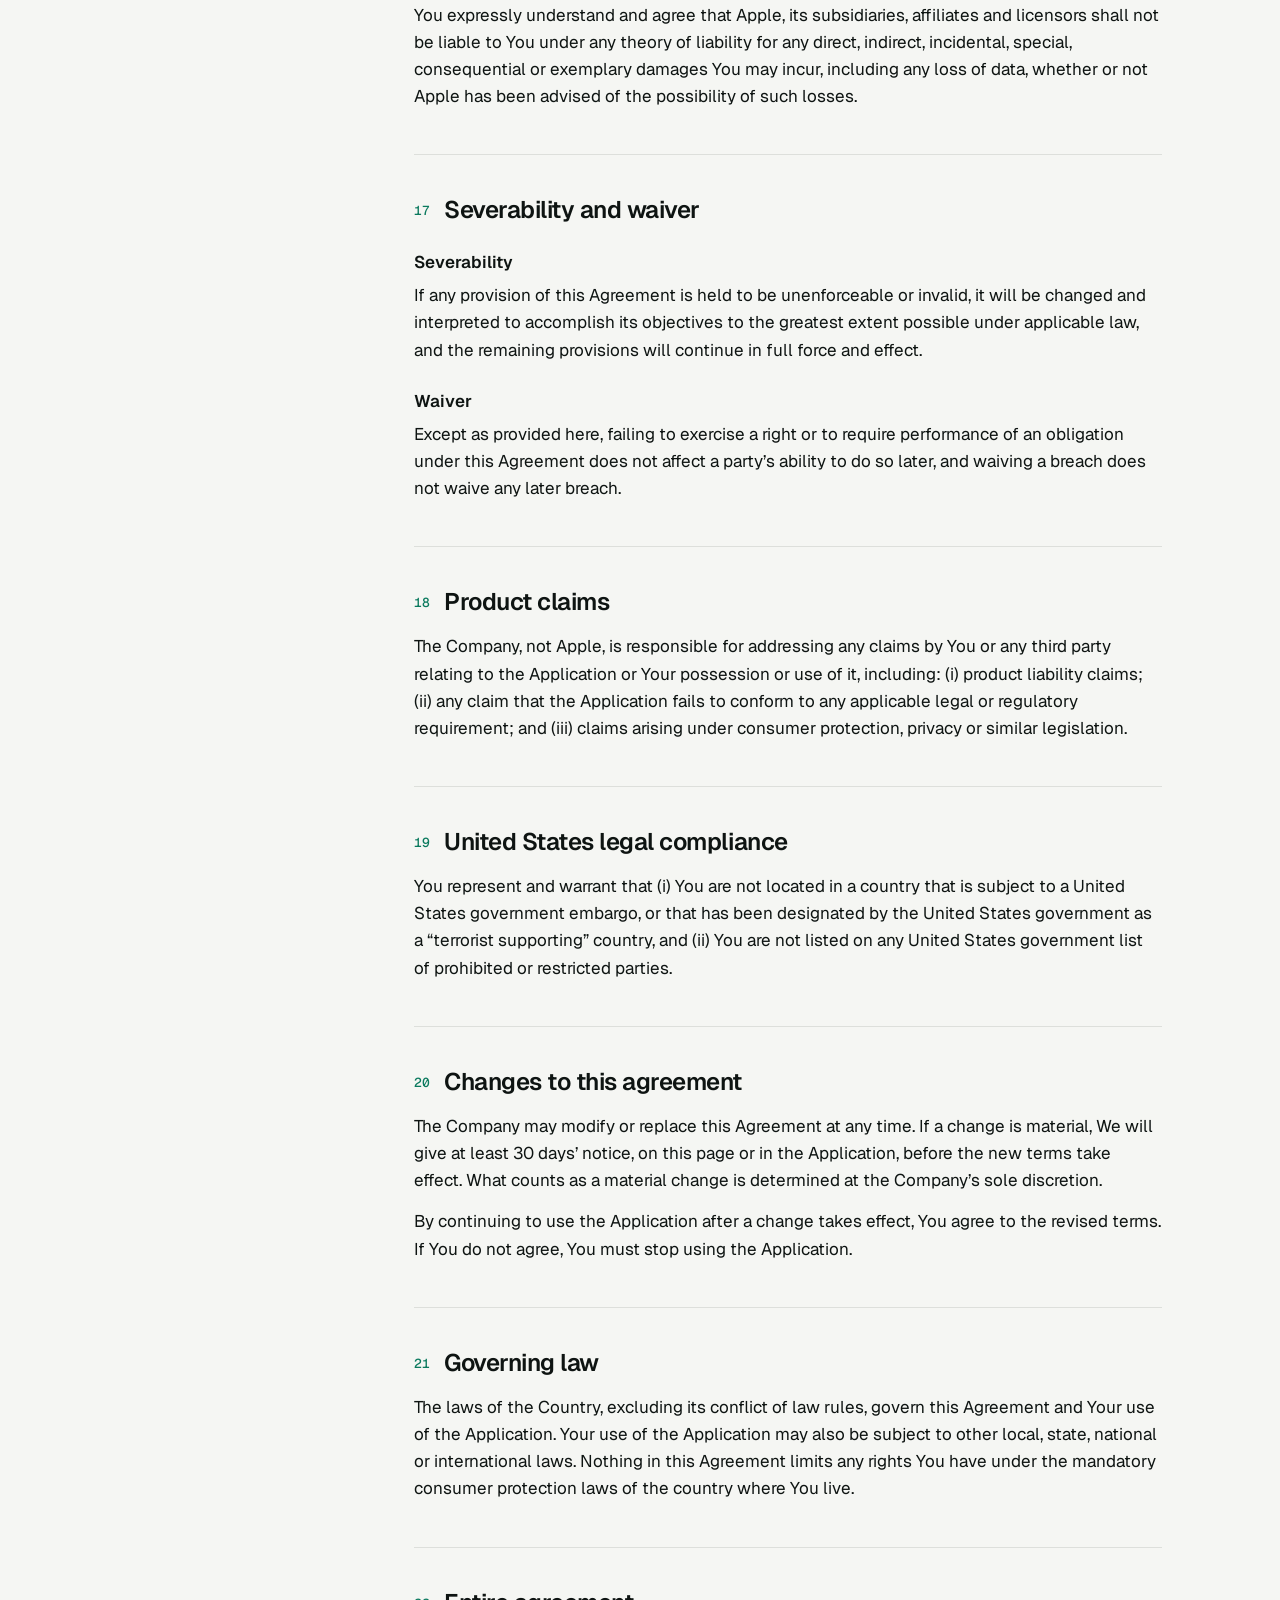
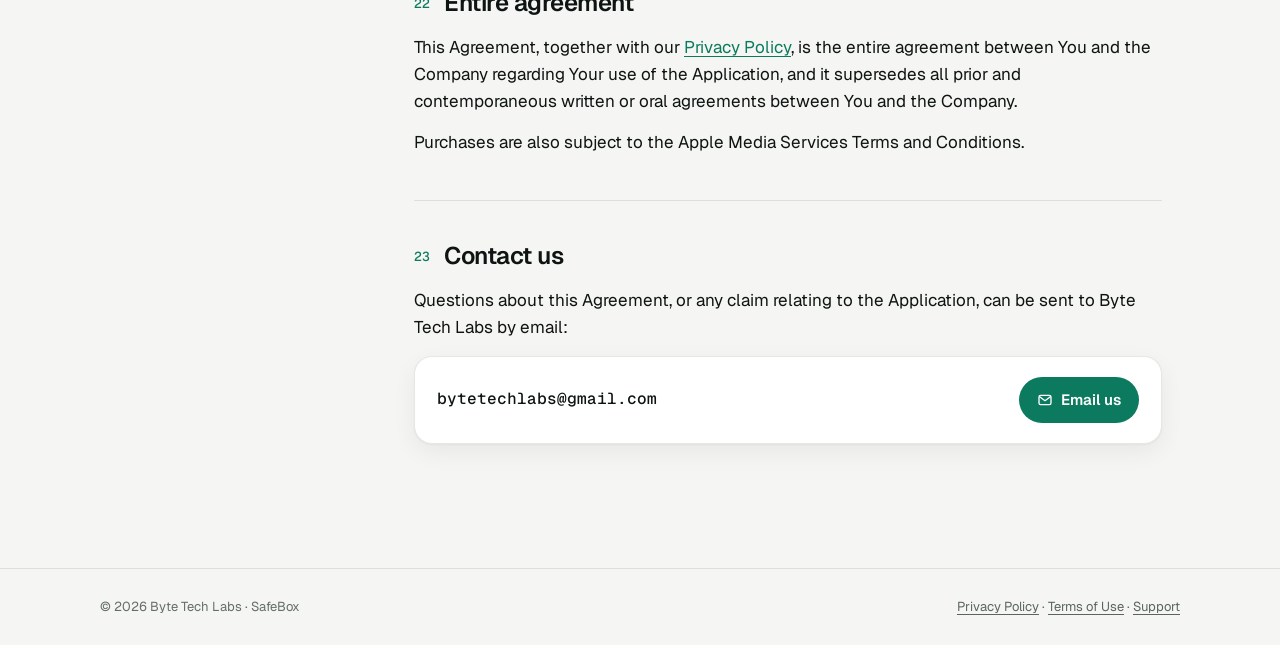
<file: src/legal/terms/index.html>
<!doctype html>
<html lang="en">
<head>
<meta charset="utf-8">
<meta name="viewport" content="width=device-width, initial-scale=1, viewport-fit=cover">
<title>SafeBox Terms of Use</title>
<meta name="description" content="The End-User License Agreement for SafeBox, the private vault for photos, videos, documents, notes and cards on iPhone and iPad.">
<meta name="color-scheme" content="light dark">
<meta name="theme-color" content="#F5F6F3" media="(prefers-color-scheme: light)">
<meta name="theme-color" content="#0A0E0D" media="(prefers-color-scheme: dark)">
<link rel="preconnect" href="https://fonts.googleapis.com">
<link rel="preconnect" href="https://fonts.gstatic.com" crossorigin>
<link rel="stylesheet" href="https://fonts.googleapis.com/css2?family=Geist:wght@400;500;600&family=Geist+Mono:wght@400;500&family=Instrument+Serif:ital@0;1&display=swap">
<style>
  /* Keylight, SafeBox's design language: quiet green-black neutrals and one luminous accent. */
  :root {
    --canvas: #F5F6F3;
    --surface: #FFFFFF;
    --sunken: #ECEEEA;
    --separator: rgba(14, 20, 18, 0.10);
    --text: #0E1412;
    --text-2: #5A6560;
    --text-3: #646E69;
    --accent: #0B7A5E;
    --accent-soft: rgba(11, 122, 94, 0.12);
    --on-accent: #FFFFFF;
    --warning: #9A5B00;
    --warning-soft: rgba(154, 91, 0, 0.10);
    --tile-top: #5BE8C4;
    --tile-bottom: #0E8F75;
    --keyhole: #FFFFFF;
    --glow: transparent;
    --shadow: 0 1px 2px rgba(14, 20, 18, 0.04), 0 8px 24px rgba(14, 20, 18, 0.06);
    color-scheme: light;
  }
  @media (prefers-color-scheme: dark) {
    :root {
      --canvas: #0A0E0D;
      --surface: #121816;
      --sunken: #070A09;
      --separator: rgba(242, 245, 244, 0.12);
      --text: #F2F5F4;
      --text-2: #9AA5A0;
      --text-3: #7D8782;
      --accent: #3DDBB0;
      --accent-soft: rgba(61, 219, 176, 0.15);
      --on-accent: #0A0E0D;
      --warning: #FFB547;
      --warning-soft: rgba(255, 181, 71, 0.12);
      --tile-top: #0F4A3D;
      --tile-bottom: #06100E;
      --keyhole: #3DDBB0;
      --glow: rgba(61, 219, 176, 0.22);
      --shadow: none;
      color-scheme: dark;
    }
  }

  *, *::before, *::after { box-sizing: border-box; }
  html { scroll-behavior: smooth; scroll-padding-top: 88px; -webkit-text-size-adjust: 100%; }
  body {
    margin: 0;
    background: var(--canvas);
    color: var(--text);
    font: 400 17px/1.6 "Geist", -apple-system, BlinkMacSystemFont, "Segoe UI", system-ui, sans-serif;
    -webkit-font-smoothing: antialiased;
  }
  a { color: var(--accent); text-underline-offset: 3px; text-decoration-thickness: 1px; }
  a:hover { text-decoration-thickness: 2px; }
  :focus-visible { outline: 2px solid var(--accent); outline-offset: 3px; border-radius: 6px; }

  .wrap {
    max-width: 1120px;
    margin: 0 auto;
    padding-left: max(20px, env(safe-area-inset-left, 0px));
    padding-right: max(20px, env(safe-area-inset-right, 0px));
  }

  /* Top bar */
  header.bar {
    position: sticky; top: 0; z-index: 10;
    background: color-mix(in srgb, var(--canvas) 82%, transparent);
    -webkit-backdrop-filter: saturate(160%) blur(18px);
    backdrop-filter: saturate(160%) blur(18px);
    border-bottom: 1px solid var(--separator);
    padding-top: env(safe-area-inset-top, 0px);
  }
  header.bar .wrap { display: flex; align-items: center; justify-content: space-between; gap: 16px; height: 60px; }
  .brand { display: flex; align-items: center; gap: 10px; text-decoration: none; color: var(--text); font-weight: 600; letter-spacing: -0.01em; font-size: 17px; }
  .tile {
    width: 30px; height: 30px; border-radius: 8px; flex: none;
    background: linear-gradient(180deg, var(--tile-top), var(--tile-bottom));
    display: grid; place-items: center;
    box-shadow: 0 0 18px var(--glow), inset 0 1px 0 rgba(255, 255, 255, 0.25);
  }
  .tile svg { width: 62%; height: 62%; }
  .bar nav { display: flex; gap: 4px; }
  .bar nav a {
    font-size: 14px; font-weight: 500; color: var(--text-2); text-decoration: none;
    padding: 6px 12px; border-radius: 999px;
  }
  .bar nav a:hover { background: var(--accent-soft); color: var(--text); }
  .bar nav a[aria-current="page"] { background: var(--accent-soft); color: var(--accent); }

  /* Hero */
  .hero { padding-block: 64px 40px; }
  .overline {
    font: 600 12px/1.2 "Geist", sans-serif; letter-spacing: 0.12em; text-transform: uppercase;
    color: var(--accent); margin: 0 0 14px;
  }
  h1 {
    font: 400 clamp(44px, 8vw, 72px)/1.02 "Instrument Serif", Georgia, serif;
    letter-spacing: -0.02em; margin: 0 0 18px; text-wrap: balance;
  }
  h1 em { font-style: italic; color: var(--accent); }
  .lede { font-size: 19px; line-height: 1.55; color: var(--text-2); max-width: 60ch; margin: 0 0 28px; text-wrap: pretty; }
  .meta { display: flex; flex-wrap: wrap; gap: 8px; }
  .chip {
    font: 500 13px/1 "Geist Mono", ui-monospace, monospace;
    padding: 8px 12px; border-radius: 999px; background: var(--surface); border: 1px solid var(--separator); color: var(--text-2);
  }
  .chip b { color: var(--text); font-weight: 500; }

  /* Plain-language summary */
  .glance {
    background: var(--surface); border: 1px solid var(--separator); border-radius: 22px; box-shadow: var(--shadow);
    padding: 28px; margin-bottom: 56px;
  }
  .glance h2 { font: 600 19px/1.3 "Geist", sans-serif; letter-spacing: -0.01em; margin: 0 0 6px; }
  .glance > p { margin: 0 0 22px; color: var(--text-2); font-size: 15px; }
  .glance ul { list-style: none; padding: 0; margin: 0; display: grid; grid-template-columns: repeat(auto-fit, minmax(240px, 1fr)); gap: 12px; }
  .glance li { display: flex; gap: 12px; align-items: flex-start; background: var(--canvas); border-radius: 14px; padding: 14px 16px; font-size: 15px; line-height: 1.45; }
  .glance li svg { flex: none; width: 22px; height: 22px; margin-top: 1px; color: var(--accent); }
  .glance li strong { display: block; font-weight: 600; margin-bottom: 2px; }
  .glance li span { color: var(--text-2); }

  /* Layout: contents beside the text on wide screens */
  .layout { display: grid; grid-template-columns: 1fr; gap: 40px; padding-bottom: 80px; }
  @media (min-width: 960px) {
    .layout { grid-template-columns: 250px minmax(0, 1fr); gap: 64px; }
    .toc { position: sticky; top: 88px; align-self: start; max-height: calc(100vh - 110px); overflow-y: auto; }
    .toc summary { pointer-events: none; }
    .toc summary::after { display: none; }
  }

  .toc { font-size: 14px; }
  .toc details { background: var(--surface); border: 1px solid var(--separator); border-radius: 16px; padding: 6px; }
  @media (min-width: 960px) { .toc details { background: none; border: 0; padding: 0; } }
  .toc summary {
    list-style: none; cursor: pointer; padding: 10px 12px;
    font: 600 12px/1.2 "Geist", sans-serif; letter-spacing: 0.12em; text-transform: uppercase; color: var(--text-3);
    display: flex; justify-content: space-between; align-items: center;
  }
  .toc summary::-webkit-details-marker { display: none; }
  .toc summary::after { content: "+"; font: 400 18px/1 "Geist Mono", monospace; color: var(--text-2); }
  .toc details[open] summary::after { content: "−"; }
  .toc ol { list-style: none; margin: 0; padding: 0 0 6px; counter-reset: toc; }
  .toc li { counter-increment: toc; }
  .toc a {
    display: flex; gap: 10px; padding: 7px 12px; border-radius: 10px; text-decoration: none; color: var(--text-2); line-height: 1.35;
  }
  .toc a::before { content: counter(toc, decimal-leading-zero); font: 400 12px/1.6 "Geist Mono", monospace; color: var(--text-3); }
  .toc a:hover { background: var(--accent-soft); color: var(--text); }

  /* Agreement text */
  article { max-width: 68ch; counter-reset: sec; }
  section { counter-increment: sec; padding-top: 8px; margin-bottom: 44px; }
  section + section { border-top: 1px solid var(--separator); padding-top: 40px; }
  h2.sec {
    font: 600 24px/1.25 "Geist", sans-serif; letter-spacing: -0.02em; margin: 0 0 16px; text-wrap: balance;
    display: flex; align-items: baseline; gap: 14px;
  }
  h2.sec::before { content: counter(sec, decimal-leading-zero); font: 500 13px/1 "Geist Mono", monospace; color: var(--accent); letter-spacing: 0; transform: translateY(-3px); }
  h3 { font: 600 17px/1.35 "Geist", sans-serif; margin: 26px 0 8px; }
  p { margin: 0 0 14px; text-wrap: pretty; }
  article ul { margin: 0 0 14px; padding-left: 0; list-style: none; }
  article ul li { position: relative; padding-left: 22px; margin-bottom: 10px; }
  article ul li::before { content: ""; position: absolute; left: 4px; top: 0.72em; width: 6px; height: 6px; border-radius: 50%; background: var(--accent); }
  dl { margin: 0 0 14px; display: grid; gap: 2px; background: var(--separator); border: 1px solid var(--separator); border-radius: 16px; overflow: hidden; }
  dl div { background: var(--surface); padding: 14px 18px; }
  dt { font-weight: 600; margin-bottom: 2px; }
  dd { margin: 0; color: var(--text-2); font-size: 16px; }
  .caps { font-size: 15px; line-height: 1.6; color: var(--text-2); }
  .note {
    border-radius: 14px; padding: 14px 18px; margin: 18px 0; font-size: 16px;
    background: var(--accent-soft); border-left: 3px solid var(--accent);
  }
  .note.warn { background: var(--warning-soft); border-left-color: var(--warning); }
  .note strong { display: block; margin-bottom: 2px; }
  .plans { display: grid; grid-template-columns: repeat(auto-fit, minmax(170px, 1fr)); gap: 10px; margin: 6px 0 18px; }
  .plan { background: var(--surface); border: 1px solid var(--separator); border-radius: 14px; padding: 14px 16px; }
  .plan b { display: block; font-weight: 600; }
  .plan span { font-size: 14px; color: var(--text-2); }

  .contact {
    display: flex; flex-wrap: wrap; align-items: center; justify-content: space-between; gap: 16px;
    background: var(--surface); border: 1px solid var(--separator); border-radius: 18px; padding: 20px 22px; box-shadow: var(--shadow);
  }
  .contact .addr { font: 500 16px/1.3 "Geist Mono", monospace; user-select: all; overflow-wrap: anywhere; }
  .button {
    display: inline-flex; align-items: center; gap: 8px; text-decoration: none;
    background: var(--accent); color: var(--on-accent); font-weight: 600; font-size: 15px;
    padding: 11px 18px; border-radius: 999px;
  }
  .button:hover { text-decoration: none; filter: brightness(1.06); }

  footer { border-top: 1px solid var(--separator); padding-block: 28px calc(28px + env(safe-area-inset-bottom, 0px)); color: var(--text-3); font-size: 13px; }
  footer .wrap { display: flex; flex-wrap: wrap; gap: 8px 24px; justify-content: space-between; }
  footer a { color: var(--text-2); }

  @media (max-width: 560px) {
    body { font-size: 16px; }
    .hero { padding-block: 40px 28px; }
    .lede { font-size: 17px; }
    .glance { padding: 20px; border-radius: 18px; margin-bottom: 36px; }
    h2.sec { font-size: 21px; }
    .bar nav a { padding: 6px 10px; }
  }
  @media (max-width: 400px) {
    header.bar .wrap { gap: 8px; }
    .brand { font-size: 0; gap: 0; }
    .bar nav { gap: 2px; }
    .bar nav a { padding: 6px 8px; font-size: 14px; }
  }
  @media (prefers-reduced-motion: reduce) { html { scroll-behavior: auto; } }
  @media print {
    header.bar, .toc { display: none; }
    .layout { display: block; }
    body { background: #fff; color: #000; }
  }
</style>
<link rel="icon" href="/favicon.png">
</head>
<body>

<header class="bar">
  <div class="wrap">
    <a class="brand" href="https://trysafebox.app/" aria-label="SafeBox home">
      <span class="tile" aria-hidden="true">
        <svg viewBox="0 0 24 24"><circle cx="12" cy="8.6" r="4.6" fill="var(--keyhole)"/><path d="M9.6 11.5 8.3 19.4a1.4 1.4 0 0 0 1.4 1.6h4.6a1.4 1.4 0 0 0 1.4-1.6l-1.3-7.9Z" fill="var(--keyhole)"/></svg>
      </span>
      SafeBox
    </a>
    <nav aria-label="Legal">
      <a href="https://trysafebox.app/privacy/">Privacy</a>
      <a href="#top" aria-current="page">Terms</a>
      <a href="https://trysafebox.app/support/">Support</a>
    </nav>
  </div>
</header>

<main id="top">
  <div class="wrap">
    <div class="hero">
      <p class="overline">End-User License Agreement</p>
      <h1>Terms of <em>Use</em></h1>
      <p class="lede">The agreement between you and Byte Tech Labs for using SafeBox, the private vault for your photos, videos, audio, documents, notes and cards on iPhone and iPad.</p>
      <div class="meta">
        <span class="chip">Last updated <b>13 Nov 2026</b></span>
        <span class="chip">Applies to <b>SafeBox 4.0</b> and later</span>
      </div>
    </div>

    <aside class="glance" aria-labelledby="glance-title">
      <h2 id="glance-title">The short version</h2>
      <p>A plain-language summary. It doesn’t replace the full agreement below, which is what applies.</p>
      <ul>
        <li>
          <svg viewBox="0 0 24 24" fill="none" stroke="currentColor" stroke-width="1.8" stroke-linecap="round" stroke-linejoin="round" aria-hidden="true"><rect x="4" y="10" width="16" height="11" rx="2.5"/><path d="M8 10V7a4 4 0 0 1 8 0v3"/></svg>
          <div><strong>Your content is yours</strong><span>It stays on your device. We have no account for you and no copy of your vault.</span></div>
        </li>
        <li>
          <svg viewBox="0 0 24 24" fill="none" stroke="currentColor" stroke-width="1.8" stroke-linecap="round" stroke-linejoin="round" aria-hidden="true"><circle cx="12" cy="12" r="9"/><path d="M12 7v5l3 2"/></svg>
          <div><strong>Keep your passcode safe</strong><span>We can’t open your vault. If you lose your passcode and recovery email, items can be lost.</span></div>
        </li>
        <li>
          <svg viewBox="0 0 24 24" fill="none" stroke="currentColor" stroke-width="1.8" stroke-linecap="round" stroke-linejoin="round" aria-hidden="true"><path d="M7 18a4.5 4.5 0 0 1-.5-9A6 6 0 0 1 18 8.5a4 4 0 0 1-.5 9.5Z"/></svg>
          <div><strong>iCloud is your own</strong><span>Sync uses your private iCloud. Only sealed, encrypted data leaves your device.</span></div>
        </li>
        <li>
          <svg viewBox="0 0 24 24" fill="none" stroke="currentColor" stroke-width="1.8" stroke-linecap="round" stroke-linejoin="round" aria-hidden="true"><path d="m12 3 2.6 5.6 6.1.7-4.5 4.2 1.2 6L12 16.6 6.6 19.5l1.2-6L3.3 9.3l6.1-.7Z"/></svg>
          <div><strong>No ads, ever</strong><span>SafeBox Plus is an optional purchase through Apple. Cancel any time in your Apple account.</span></div>
        </li>
      </ul>
    </aside>

    <div class="layout">
      <nav class="toc" aria-label="Contents">
        <details open>
          <summary>Contents</summary>
          <ol>
            <li><a href="#definitions">Interpretation and definitions</a></li>
            <li><a href="#acknowledgment">Acknowledgment</a></li>
            <li><a href="#license">License</a></li>
            <li><a href="#content">Your content and security</a></li>
            <li><a href="#icloud">iCloud Sync and backup</a></li>
            <li><a href="#features">Security features</a></li>
            <li><a href="#plus">SafeBox Plus and purchases</a></li>
            <li><a href="#acceptable-use">Acceptable use</a></li>
            <li><a href="#ip">Intellectual property</a></li>
            <li><a href="#updates">Updates and changes to the app</a></li>
            <li><a href="#support">Maintenance and support</a></li>
            <li><a href="#third-party">Third-party services</a></li>
            <li><a href="#termination">Term and termination</a></li>
            <li><a href="#indemnification">Indemnification</a></li>
            <li><a href="#warranties">No warranties</a></li>
            <li><a href="#liability">Limitation of liability</a></li>
            <li><a href="#severability">Severability and waiver</a></li>
            <li><a href="#product-claims">Product claims</a></li>
            <li><a href="#us-compliance">United States legal compliance</a></li>
            <li><a href="#changes">Changes to this agreement</a></li>
            <li><a href="#law">Governing law</a></li>
            <li><a href="#entire">Entire agreement</a></li>
            <li><a href="#contact">Contact us</a></li>
          </ol>
        </details>
      </nav>

      <article>
        <section id="definitions">
          <h2 class="sec">Interpretation and definitions</h2>
          <h3>Interpretation</h3>
          <p>Words with a capitalised first letter have the meanings defined below. These definitions have the same meaning whether they appear in the singular or the plural.</p>
          <h3>Definitions</h3>
          <p>For the purposes of this End-User License Agreement:</p>
          <dl>
            <div><dt>Agreement</dt><dd>This End-User License Agreement, which forms the entire agreement between You and the Company regarding the use of the Application.</dd></div>
            <div><dt>Application</dt><dd>The software program named SafeBox (formerly Photo Vault – PixBox), provided by the Company and downloaded by You through the Application Store to a Device, including any updates.</dd></div>
            <div><dt>Application Store</dt><dd>The Apple App Store, the digital distribution service operated by Apple Inc. through which the Application is downloaded.</dd></div>
            <div><dt>Company</dt><dd>Byte Tech Labs, referred to as “the Company”, “We”, “Us” or “Our” in this Agreement.</dd></div>
            <div><dt>Content</dt><dd>Anything You add to the Application, such as photos, videos, audio, documents, notes, cards and their names.</dd></div>
            <div><dt>Country</dt><dd>Singapore.</dd></div>
            <div><dt>Device</dt><dd>An iPhone, iPad or other Apple device that can run the Application.</dd></div>
            <div><dt>Family Sharing</dt><dd>Apple’s feature that lets You share eligible Applications and purchases with members of Your family group.</dd></div>
            <div><dt>SafeBox Plus</dt><dd>The optional paid tier of the Application, offered as an auto-renewing subscription or a one-time lifetime purchase.</dd></div>
            <div><dt>Third-Party Services</dt><dd>Services provided by a third party that the Application uses or makes available, such as Apple iCloud, Apple’s payment system, RevenueCat and Google Analytics for Firebase.</dd></div>
            <div><dt>You</dt><dd>The individual using the Application, or the company or other legal entity on whose behalf that individual is using it, as applicable.</dd></div>
          </dl>
        </section>

        <section id="acknowledgment">
          <h2 class="sec">Acknowledgment</h2>
          <p>By downloading or using the Application, You agree to be bound by this Agreement. If You do not agree, do not download or use the Application.</p>
          <p>This Agreement is a legal document between You and the Company, and it governs Your use of the Application.</p>
          <p>This Agreement is between You and the Company only, not with the Application Store. The Company, not Apple, is solely responsible for the Application and its content. Although Apple is not a party to this Agreement, Apple and its subsidiaries are third-party beneficiaries of it and, once You accept it, have the right to enforce it against You.</p>
          <p>Because the Application can be used by others through Family Sharing or volume purchasing, their use of the Application is also subject to this Agreement.</p>
          <p>The Application is licensed, not sold, to You by the Company for use strictly in accordance with this Agreement.</p>
        </section>

        <section id="license">
          <h2 class="sec">License</h2>
          <h3>Scope of license</h3>
          <p>The Company grants You a revocable, non-exclusive, non-transferable, limited license to download, install and use the Application strictly in accordance with this Agreement.</p>
          <p>You may only use the Application on a Device that You own or control, and as permitted by the Application Store’s Usage Rules.</p>
          <p>The license is for Your personal, non-commercial use.</p>
          <h3>License restrictions</h3>
          <p>You agree not to, and will not permit others to:</p>
          <ul>
            <li>License, sell, rent, lease, assign, distribute, transmit, host, outsource, disclose or otherwise commercially exploit the Application, or make it available to any third party.</li>
            <li>Copy, modify, reverse engineer, decompile or disassemble the Application, or try to derive its source code, except where the law expressly allows it.</li>
            <li>Circumvent or interfere with the Application’s security features or its purchase and licensing checks.</li>
            <li>Remove, alter or obscure any proprietary notice (including any copyright or trademark notice) of the Company or its affiliates, partners, suppliers or licensors.</li>
          </ul>
        </section>

        <section id="content">
          <h2 class="sec">Your content and security</h2>
          <p>Your Content belongs to You. The Company claims no ownership of it and receives no license to it.</p>
          <p>The Application stores Your Content on Your Device. We do not run servers that store Your Content, We have no account for You, and We cannot see, open or recover what is in Your vault. Content is protected with encryption keys that are derived from Your passcode and kept on Your Device.</p>
          <div class="note warn">
            <strong>Your passcode is the key</strong>
            You are responsible for remembering Your passcode and keeping Your recovery email up to date. The Company has no way to open a vault for You. If You forget Your passcode and cannot use a recovery option, Your Content may be permanently lost.
          </div>
          <h3>Recovery email</h3>
          <p>If You add a recovery email, the Application sends one-time codes to that address to confirm it and to let You reset Your passcode. The address is used only to send these codes. Codes expire after a short time and must be entered in the Application.</p>
          <h3>Updating from an earlier version</h3>
          <p>When You update from an earlier version of the Application, Your existing albums, folders, items and notes are moved into the new encrypted store automatically after You unlock. Files are then encrypted in the background. Keep the Application open now and then and keep enough free storage until this finishes.</p>
          <h3>Keep your own backups</h3>
          <p>Devices can be lost, damaged or reset, and deleting the Application deletes everything in it. You are responsible for keeping backups of Content that matters to You, for example with iCloud Sync or an encrypted backup file.</p>
          <p>Our <a href="https://trysafebox.app/privacy/">Privacy Policy</a> explains what information the Application handles and how.</p>
        </section>

        <section id="icloud">
          <h2 class="sec">iCloud Sync and backup</h2>
          <p>iCloud Sync and encrypted backup are optional features of SafeBox Plus. When You turn on iCloud Sync, the Application seals Your Content on Your Device and stores only that encrypted data in the private iCloud database of Your own Apple Account. The Company cannot access it.</p>
          <ul>
            <li>iCloud is provided by Apple under Apple’s own terms. iCloud storage, availability and any storage plan are between You and Apple.</li>
            <li>Your passcodes are never synced. Each Device keeps its own passcode, and You enter it on each Device.</li>
            <li>When something is deleted on another Device, the Application moves it to Trash on this Device rather than erasing it straight away.</li>
            <li>Sync depends on Your network, Your iCloud account and Your available iCloud storage. It can be delayed or paused, for example while waiting for Wi-Fi.</li>
            <li>If You stop syncing and choose to delete Your data from iCloud, that copy is removed and cannot be restored from iCloud.</li>
          </ul>
        </section>

        <section id="features">
          <h2 class="sec">Security features</h2>
          <p>Break-in alerts can take a photo with the front camera when someone enters a wrong passcode. A decoy vault opens a separate, harmless vault with a different passcode. These photos and the decoy vault stay on Your Device.</p>
          <p>You agree to use these features only to protect Your own Device and Content, and in line with the laws that apply to You, including laws on recording or photographing other people.</p>
          <p>No security feature is perfect. The Application helps keep Your Content private, but the Company cannot guarantee that it will stop every attempt to access a Device or its Content.</p>
        </section>

        <section id="plus">
          <h2 class="sec">SafeBox Plus and purchases</h2>
          <p>The Application is free to download and use, within the limits shown in the Application. It has no ads. SafeBox Plus removes those limits and adds features such as iCloud Sync, encrypted backup, break-in alerts, the decoy vault, PDF tools, accent colours and app icons. The features included may change over time.</p>
          <div class="plans">
            <div class="plan"><b>Monthly</b><span>Auto-renewing subscription, billed every month.</span></div>
            <div class="plan"><b>Annual</b><span>Auto-renewing subscription, billed every year. May include a free trial.</span></div>
            <div class="plan"><b>Lifetime</b><span>One-time purchase. No renewal.</span></div>
          </div>
          <p>Prices are shown in the Application before You buy and may vary by country.</p>
          <h3>Subscriptions</h3>
          <ul>
            <li>Payment is charged to Your Apple Account when You confirm the purchase.</li>
            <li>A subscription renews automatically unless it is turned off at least 24 hours before the end of the current period. Your account is charged for renewal within 24 hours before the end of the current period.</li>
            <li>You can manage or cancel a subscription in Your Apple Account settings. Cancelling stops future renewals; You keep SafeBox Plus until the end of the period You paid for.</li>
            <li>If a free trial is offered, any unused part of it ends when You buy a subscription. If You don’t cancel before the trial ends, the subscription starts and You are charged.</li>
          </ul>
          <h3>Refunds and restoring purchases</h3>
          <p>All purchases are processed by Apple. Refunds are handled by Apple under its policies; the Company cannot issue them directly. You can restore earlier purchases on a new Device with Restore Purchases in the Application.</p>
          <p>If SafeBox Plus ends, everything You already added stays in Your vault and remains available. Plus features and adding beyond the free limits stop until You subscribe again.</p>
        </section>

        <section id="acceptable-use">
          <h2 class="sec">Acceptable use</h2>
          <p>You agree not to use the Application to store, share or process Content that is illegal, or that You have no right to hold, and not to use it in a way that breaks any law that applies to You. You are solely responsible for Your Content and for how You use the Application.</p>
        </section>

        <section id="ip">
          <h2 class="sec">Intellectual property</h2>
          <p>The Application, including all copyrights, patents, trademarks, trade secrets and other intellectual property rights in it, is and will remain the sole and exclusive property of the Company and its licensors. Open-source components are used under their own licenses, listed in the Application under About › Acknowledgements.</p>
          <p>The Company is not obliged to indemnify or defend You against any third-party claim arising out of or relating to the Application. To the extent the Company is required by law to provide indemnification, the Company, not Apple, is solely responsible for the investigation, defence, settlement and discharge of any claim that the Application or Your use of it infringes a third party’s intellectual property rights.</p>
        </section>

        <section id="updates">
          <h2 class="sec">Updates and changes to the app</h2>
          <p>The Company may provide updates, including patches, bug fixes, upgrades and new features. Updates may change or remove some features. You agree that the Company is not obliged to provide updates or to keep any particular feature available.</p>
          <p>All updates form part of the Application and are subject to this Agreement.</p>
          <p>The Company may modify, suspend or discontinue the Application, or any service it connects to, temporarily or permanently, with or without notice and without liability to You. Because Your Content is stored on Your Device and in Your own iCloud, it stays with You if the Application is discontinued.</p>
        </section>

        <section id="support">
          <h2 class="sec">Maintenance and support</h2>
          <p>The Company offers support by email on a reasonable-efforts basis. You can reach us from Settings › Send Feedback in the Application or at the address below. The Company, not Apple, is responsible for any maintenance and support of the Application, and Apple has no obligation to provide any.</p>
        </section>

        <section id="third-party">
          <h2 class="sec">Third-party services</h2>
          <p>The Application uses Third-Party Services: Apple’s App Store payment system and iCloud, RevenueCat to confirm purchases anonymously, and Google Analytics for Firebase to collect anonymous usage statistics, which You can turn off in Settings › About › Share usage data. Recovery codes are sent by email through a mail service the Company operates for that purpose. Links in the Application may also open third-party websites.</p>
          <p>The Company is not responsible for Third-Party Services, including their accuracy, availability, legality or quality, and has no liability to You for them. You use them at Your own risk and subject to their own terms. You must also comply with any applicable third-party terms, such as Your wireless data service agreement, when using the Application.</p>
        </section>

        <section id="termination">
          <h2 class="sec">Term and termination</h2>
          <p>This Agreement remains in effect until terminated by You or the Company. The Company may, at its sole discretion, suspend or terminate this Agreement at any time, for any or no reason, with or without notice.</p>
          <p>This Agreement ends immediately, without notice, if You fail to comply with any of its provisions. You can end it at any time by deleting the Application from all of Your Devices. Deleting the Application deletes the Content stored in it on that Device.</p>
          <p>When this Agreement ends, You must stop using the Application and delete all copies of it. Ending this Agreement does not limit any of the Company’s rights or remedies at law or in equity for a breach by You.</p>
        </section>

        <section id="indemnification">
          <h2 class="sec">Indemnification</h2>
          <p>You agree to indemnify and hold harmless the Company and its parents, subsidiaries, affiliates, officers, employees, agents, partners and licensors (if any) from any claim or demand, including reasonable attorneys’ fees, arising out of: (a) Your use of the Application; (b) Your violation of this Agreement or any law or regulation; or (c) Your violation of any right of a third party.</p>
        </section>

        <section id="warranties">
          <h2 class="sec">No warranties</h2>
          <p class="caps">The Application is provided to You “AS IS” and “AS AVAILABLE”, with all faults and defects, without warranty of any kind. To the maximum extent permitted by applicable law, the Company, on its own behalf and on behalf of its affiliates and its and their licensors and service providers, expressly disclaims all warranties, whether express, implied, statutory or otherwise, including all implied warranties of merchantability, fitness for a particular purpose, title and non-infringement, and warranties that may arise out of course of dealing, course of performance, usage or trade practice. Without limiting the foregoing, the Company makes no warranty or representation that the Application will meet Your requirements, achieve any intended results, be compatible with any other software, systems or services, operate without interruption, meet any performance or reliability standards, be error free, or that any errors or defects can or will be corrected.</p>
          <p class="caps">Neither the Company nor any of its providers makes any representation or warranty, express or implied: (i) as to the operation or availability of the Application or the information, content and materials included in it; (ii) that the Application will be uninterrupted or error-free; (iii) as to the accuracy, reliability or currency of any information or content provided through it; or (iv) that the Application, the content, or emails sent from or on behalf of the Company are free of viruses, scripts, trojan horses, worms, malware, timebombs or other harmful components.</p>
          <p>Some jurisdictions do not allow the exclusion of certain warranties or limits on a consumer’s statutory rights, so some or all of these exclusions may not apply to You. In that case they apply to the greatest extent enforceable under applicable law. If the Application fails to conform to any applicable warranty, You may notify Apple, and Apple will refund the purchase price (if any) for the Application to You. To the maximum extent permitted by law, Apple has no other warranty obligation with respect to the Application, and any other warranty that cannot be disclaimed is the sole responsibility of the Company.</p>
        </section>

        <section id="liability">
          <h2 class="sec">Limitation of liability</h2>
          <p>Whatever damages You might incur, the entire liability of the Company and its suppliers under this Agreement, and Your exclusive remedy, is limited to the amount You actually paid for the Application or through the Application in the twelve months before the claim, or 100 USD if You have not purchased anything.</p>
          <p class="caps">To the maximum extent permitted by applicable law, in no event shall the Company or its suppliers be liable for any special, incidental, indirect or consequential damages whatsoever (including, but not limited to, damages for loss of profits, loss of data or other information, business interruption, personal injury, or loss of privacy arising out of or in any way related to the use of or inability to use the Application, third-party software or hardware used with the Application, or otherwise in connection with this Agreement), even if the Company or any supplier has been advised of the possibility of such damages and even if the remedy fails of its essential purpose.</p>
          <p>Some jurisdictions do not allow the exclusion or limitation of incidental or consequential damages, so the above limitation may not apply to You.</p>
          <p>You expressly understand and agree that Apple, its subsidiaries, affiliates and licensors shall not be liable to You under any theory of liability for any direct, indirect, incidental, special, consequential or exemplary damages You may incur, including any loss of data, whether or not Apple has been advised of the possibility of such losses.</p>
        </section>

        <section id="severability">
          <h2 class="sec">Severability and waiver</h2>
          <h3>Severability</h3>
          <p>If any provision of this Agreement is held to be unenforceable or invalid, it will be changed and interpreted to accomplish its objectives to the greatest extent possible under applicable law, and the remaining provisions will continue in full force and effect.</p>
          <h3>Waiver</h3>
          <p>Except as provided here, failing to exercise a right or to require performance of an obligation under this Agreement does not affect a party’s ability to do so later, and waiving a breach does not waive any later breach.</p>
        </section>

        <section id="product-claims">
          <h2 class="sec">Product claims</h2>
          <p>The Company, not Apple, is responsible for addressing any claims by You or any third party relating to the Application or Your possession or use of it, including: (i) product liability claims; (ii) any claim that the Application fails to conform to any applicable legal or regulatory requirement; and (iii) claims arising under consumer protection, privacy or similar legislation.</p>
        </section>

        <section id="us-compliance">
          <h2 class="sec">United States legal compliance</h2>
          <p>You represent and warrant that (i) You are not located in a country that is subject to a United States government embargo, or that has been designated by the United States government as a “terrorist supporting” country, and (ii) You are not listed on any United States government list of prohibited or restricted parties.</p>
        </section>

        <section id="changes">
          <h2 class="sec">Changes to this agreement</h2>
          <p>The Company may modify or replace this Agreement at any time. If a change is material, We will give at least 30 days’ notice, on this page or in the Application, before the new terms take effect. What counts as a material change is determined at the Company’s sole discretion.</p>
          <p>By continuing to use the Application after a change takes effect, You agree to the revised terms. If You do not agree, You must stop using the Application.</p>
        </section>

        <section id="law">
          <h2 class="sec">Governing law</h2>
          <p>The laws of the Country, excluding its conflict of law rules, govern this Agreement and Your use of the Application. Your use of the Application may also be subject to other local, state, national or international laws. Nothing in this Agreement limits any rights You have under the mandatory consumer protection laws of the country where You live.</p>
        </section>

        <section id="entire">
          <h2 class="sec">Entire agreement</h2>
          <p>This Agreement, together with our <a href="https://trysafebox.app/privacy/">Privacy Policy</a>, is the entire agreement between You and the Company regarding Your use of the Application, and it supersedes all prior and contemporaneous written or oral agreements between You and the Company.</p>
          <p>Purchases are also subject to the Apple Media Services Terms and Conditions.</p>
        </section>

        <section id="contact">
          <h2 class="sec">Contact us</h2>
          <p>Questions about this Agreement, or any claim relating to the Application, can be sent to Byte Tech Labs by email:</p>
          <div class="contact">
            <span class="addr">bytetechlabs@gmail.com</span>
            <a class="button" href="mailto:bytetechlabs@gmail.com?subject=SafeBox%20Terms%20of%20Use">
              <svg width="16" height="16" viewBox="0 0 24 24" fill="none" stroke="currentColor" stroke-width="2" stroke-linecap="round" stroke-linejoin="round" aria-hidden="true"><rect x="3" y="5" width="18" height="14" rx="2.5"/><path d="m4 7 8 6 8-6"/></svg>
              Email us
            </a>
          </div>
        </section>
      </article>
    </div>
  </div>
</main>

<footer>
  <div class="wrap">
    <span>© 2026 Byte Tech Labs · SafeBox</span>
    <span><a href="https://trysafebox.app/privacy/">Privacy Policy</a> · <a href="#top">Terms of Use</a> · <a href="https://trysafebox.app/support/">Support</a></span>
  </div>
</footer>

</body>
</html>
</file>
